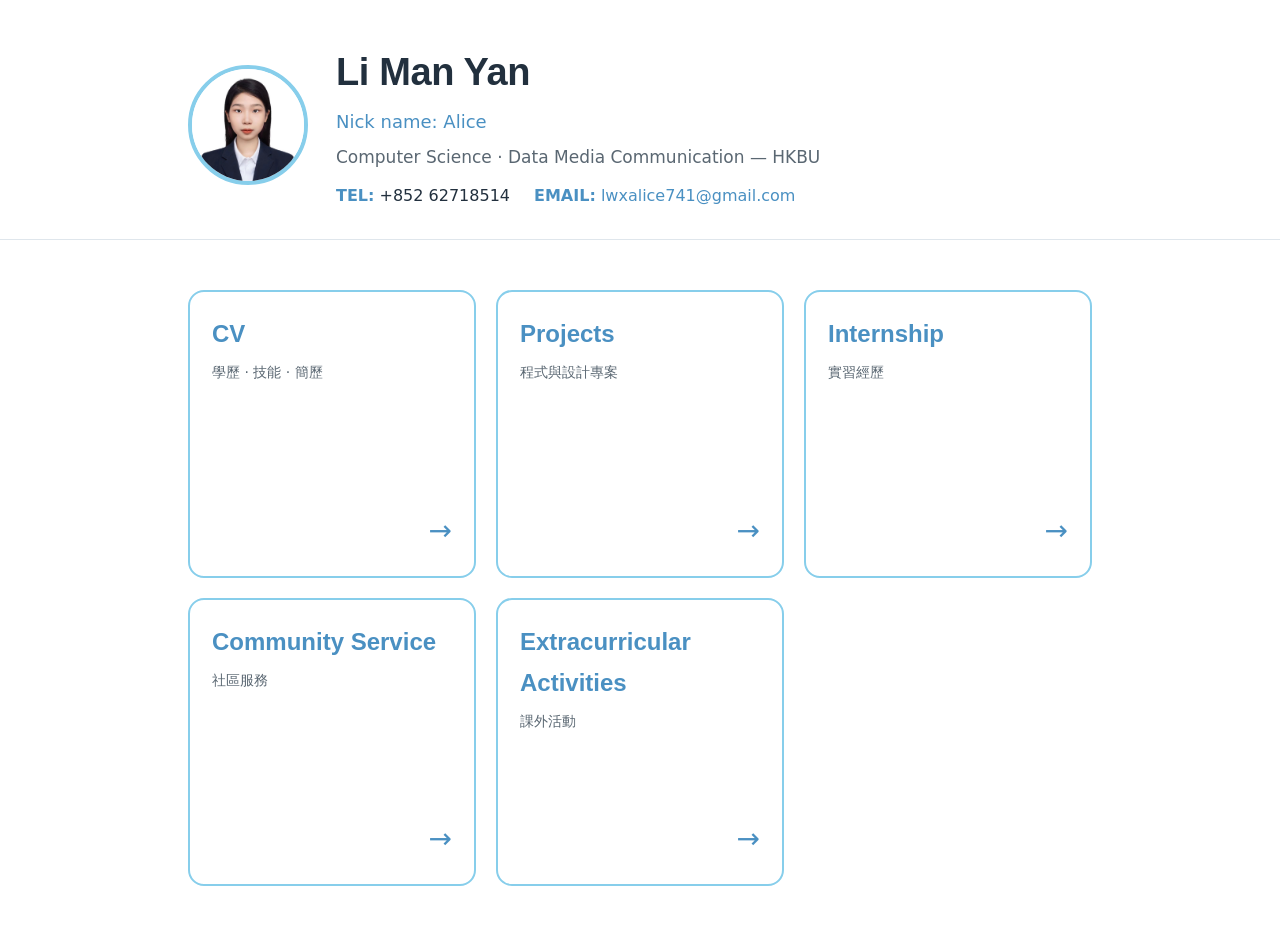
<file: index.html>
<!DOCTYPE html>
<html lang="zh-HK">
<head>
  <meta charset="UTF-8">
  <meta name="viewport" content="width=device-width, initial-scale=1.0">
  <title>Alice Li — Home</title>
  <link rel="stylesheet" href="https://miaoda.feishu.cn/fonts/css2?family=Space+Grotesk:wght@400;500;600;700&family=IBM+Plex+Sans:wght@300;400;500;600&display=swap">
  <link rel="stylesheet" href="style.css">
</head>
<body>

<!-- common header -->
<header class="site-header">
  <div class="wrap header-flex">
    <img src="photo_home.jpeg" alt="Alice Li" class="avatar">
    <div class="header-info">
      <h1>Li Man Yan</h1>
      <p class="nickname">Nick name: Alice</p>
      <p class="role">Computer Science · Data Media Communication — HKBU</p>
      <div class="contact-row">
        <span><strong>TEL:</strong> +852 62718514</span>
        <span><strong>EMAIL:</strong> <a href="mailto:lwxalice741@gmail.com">lwxalice741@gmail.com</a></span>
      </div>
    </div>
  </div>
</header>

<!-- selection -->
<main class="wrap">
  <div class="tile-grid">
    <a href="cv.html" class="tile">
      <div>
        <div class="tile-title">CV</div>
        <div class="tile-sub">學歷 · 技能 · 簡歷</div>
      </div>
      <span class="tile-arrow">→</span>
    </a>

    <a href="projects.html" class="tile">
      <div>
        <div class="tile-title">Projects</div>
        <div class="tile-sub">程式與設計專案</div>
      </div>
      <span class="tile-arrow">→</span>
    </a>

    <a href="internship.html" class="tile">
      <div>
        <div class="tile-title">Internship</div>
        <div class="tile-sub">實習經歷</div>
      </div>
      <span class="tile-arrow">→</span>
    </a>

    <a href="community.html" class="tile">
      <div>
        <div class="tile-title">Community Service</div>
        <div class="tile-sub">社區服務</div>
      </div>
      <span class="tile-arrow">→</span>
    </a>

    <a href="activities.html" class="tile">
      <div>
        <div class="tile-title">Extracurricular Activities</div>
        <div class="tile-sub">課外活動</div>
      </div>
      <span class="tile-arrow">→</span>
    </a>
  </div>
</main>

</body>
</html>
</file>
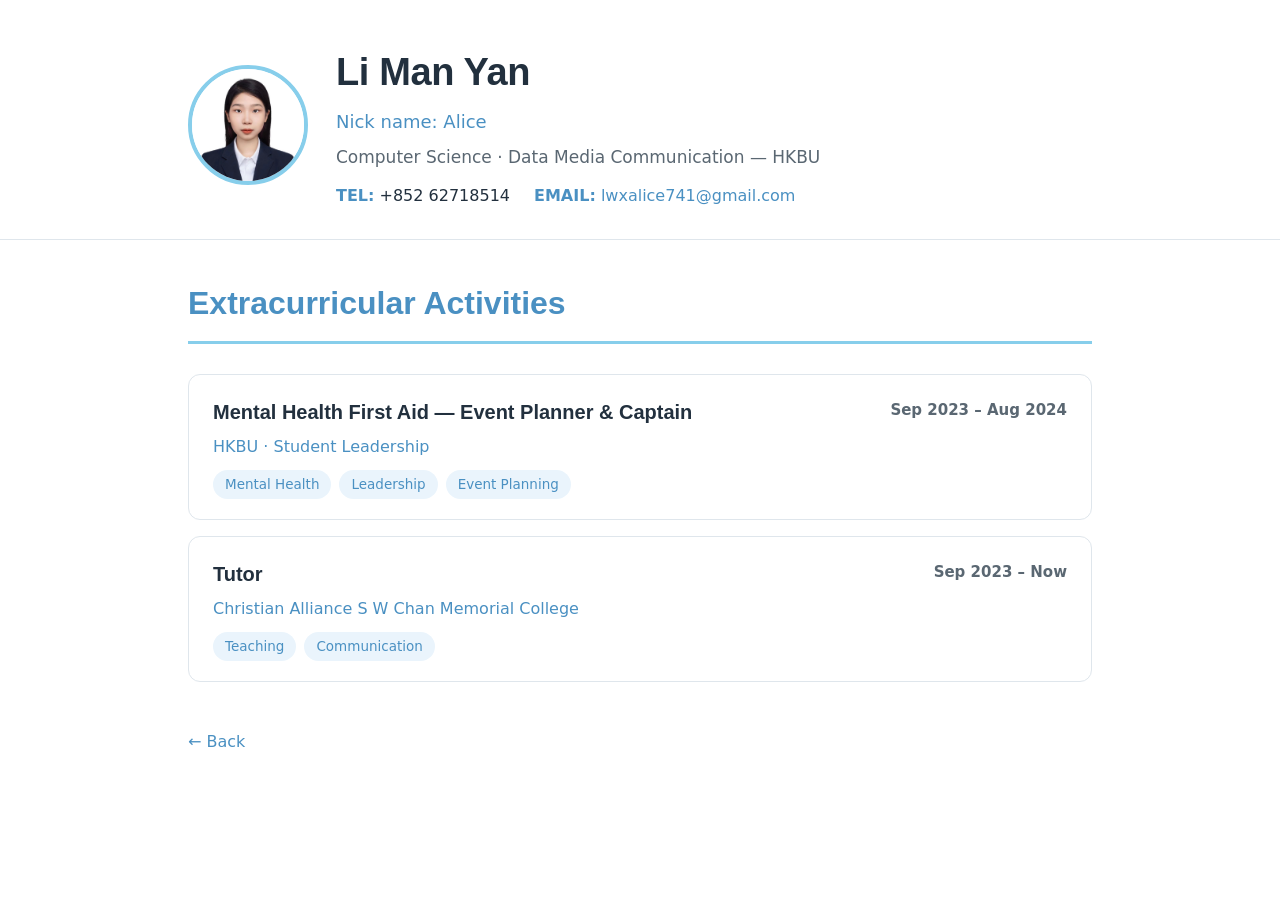
<file: activities.html>
<!DOCTYPE html>
<html lang="zh-HK">
<head>
  <meta charset="UTF-8">
  <meta name="viewport" content="width=device-width, initial-scale=1.0">
  <title>Extra-Activity — Alice Li</title>
  <link rel="stylesheet" href="https://miaoda.feishu.cn/fonts/css2?family=Space+Grotesk:wght@400;500;600;700&family=IBM+Plex+Sans:wght@300;400;500;600&display=swap">
  <link rel="stylesheet" href="style.css">
</head>
<body>

<header class="site-header">
  <div class="wrap header-flex">
    <img src="photo_home.jpeg" alt="Alice Li" class="avatar">
    <div class="header-info">
      <h1>Li Man Yan</h1>
      <p class="nickname">Nick name: Alice</p>
      <p class="role">Computer Science · Data Media Communication — HKBU</p>
      <div class="contact-row">
        <span><strong>TEL:</strong> +852 62718514</span>
        <span><strong>EMAIL:</strong> <a href="mailto:lwxalice741@gmail.com">lwxalice741@gmail.com</a></span>
      </div>
    </div>
  </div>
</header>

<main class="wrap">
  <h2 class="page-title">Extracurricular Activities</h2>

  <!-- Mental Health First Aid -->
  <details class="entry">
    <summary>
      <div class="summary-left">
        <div class="entry-title">Mental Health First Aid — Event Planner &amp; Captain</div>
        <div class="entry-org">HKBU · Student Leadership</div>
        <div class="tag-row">
          <span class="tag">Mental Health</span>
          <span class="tag">Leadership</span>
          <span class="tag">Event Planning</span>
        </div>
      </div>
      <div class="date">Sep 2023 – Aug 2024</div>
    </summary>
    <div class="entry-body">
      <ul>
        <li>Served as the university's Mental Health First Aid Captain.</li>
        <li>Planned and promoted mental health awareness events.</li>
        <li>Set up on-campus booths to provide students with opportunities to relax and decompress.</li>
      </ul>
      <a href="activities_1.html" class="more-btn">More details →</a>
    </div>
  </details>

  <!-- Tutor -->
  <details class="entry">
    <summary>
      <div class="summary-left">
        <div class="entry-title">Tutor</div>
        <div class="entry-org">Christian Alliance S W Chan Memorial College</div>
        <div class="tag-row">
          <span class="tag">Teaching</span>
          <span class="tag">Communication</span>
        </div>
      </div>
      <div class="date">Sep 2023 – Now</div>
    </summary>
    <div class="entry-body">
      <ul>
        <li>Tutored students in academic subjects, answered inquiries promptly, and reinforced learning progress.</li>
        <li>Developed the ability to explain technical concepts and complex problems clearly.</li>
      </ul>
      <a href="activities_2.html" class="more-btn">More details →</a>
    </div>
  </details>

  <a href="index.html" class="back-link">← Back</a>
</main>

</body>
</html>
</file>
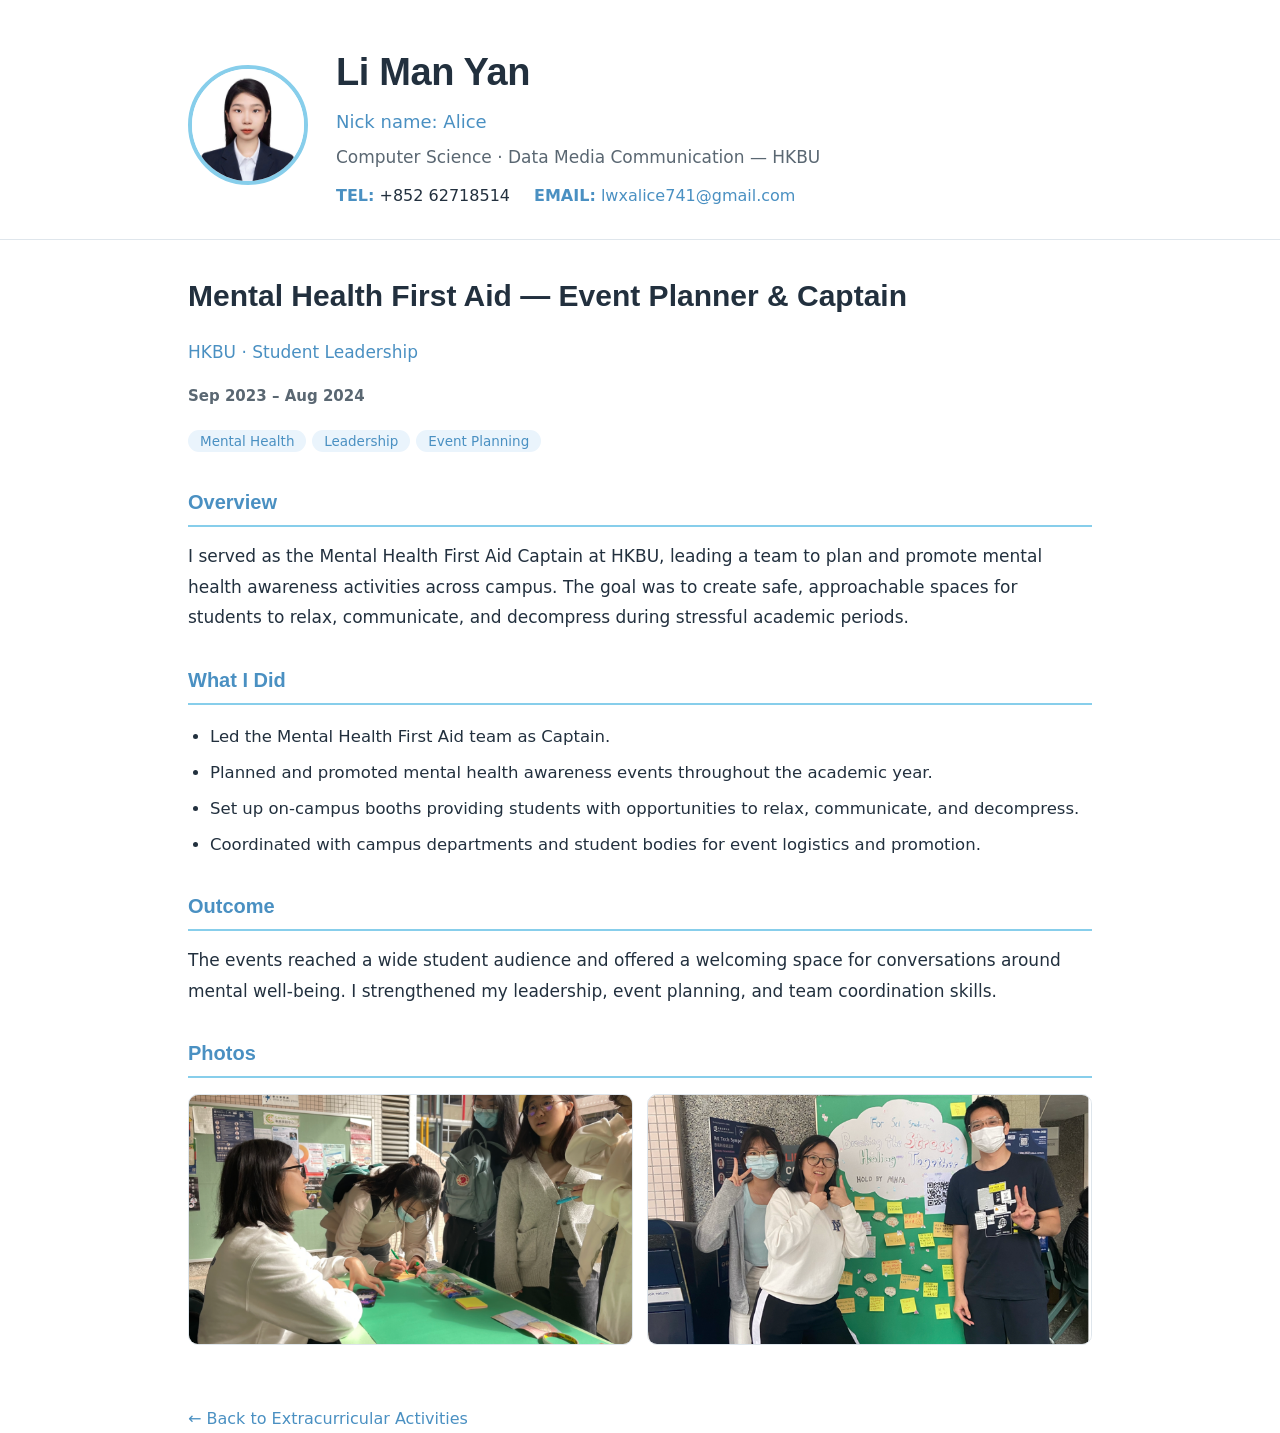
<file: activities_1.html>
<!DOCTYPE html>
<html lang="zh-HK">
<head>
  <meta charset="UTF-8">
  <meta name="viewport" content="width=device-width, initial-scale=1.0">
  <title>Mental Health First Aid — Alice Li</title>
  <link rel="stylesheet" href="https://miaoda.feishu.cn/fonts/css2?family=Space+Grotesk:wght@400;500;600;700&family=IBM+Plex+Sans:wght@300;400;500;600&display=swap">
  <link rel="stylesheet" href="style.css">
</head>
<body>

<header class="site-header">
  <div class="wrap header-flex">
    <img src="photo_home.jpeg" alt="Alice Li" class="avatar">
    <div class="header-info">
      <h1>Li Man Yan</h1>
      <p class="nickname">Nick name: Alice</p>
      <p class="role">Computer Science · Data Media Communication — HKBU</p>
      <div class="contact-row">
        <span><strong>TEL:</strong> +852 62718514</span>
        <span><strong>EMAIL:</strong> <a href="mailto:lwxalice741@gmail.com">lwxalice741@gmail.com</a></span>
      </div>
    </div>
  </div>
</header>

<main class="wrap">

  <div class="detail-header">
    <h2>Mental Health First Aid — Event Planner &amp; Captain</h2>
    <p class="detail-org">HKBU · Student Leadership</p>
    <p class="detail-date">Sep 2023 – Aug 2024</p>
    <div class="tag-row" style="margin-top:14px;">
      <span class="tag">Mental Health</span>
      <span class="tag">Leadership</span>
      <span class="tag">Event Planning</span>
    </div>
  </div>

  <section class="detail-section">
    <h3>Overview</h3>
    <p>I served as the Mental Health First Aid Captain at HKBU, leading a team to plan and promote mental health awareness activities across campus. The goal was to create safe, approachable spaces for students to relax, communicate, and decompress during stressful academic periods.</p>
  </section>

  <section class="detail-section">
    <h3>What I Did</h3>
    <ul>
      <li>Led the Mental Health First Aid team as Captain.</li>
      <li>Planned and promoted mental health awareness events throughout the academic year.</li>
      <li>Set up on-campus booths providing students with opportunities to relax, communicate, and decompress.</li>
      <li>Coordinated with campus departments and student bodies for event logistics and promotion.</li>
    </ul>
  </section>

  <section class="detail-section">
    <h3>Outcome</h3>
    <p>The events reached a wide student audience and offered a welcoming space for conversations around mental well-being. I strengthened my leadership, event planning, and team coordination skills.</p>
  </section>

  <section class="detail-section">
    <h3>Photos</h3>
    <div class="detail-gallery">
      <img src="activities1_1.png" alt="Campus booth">
      <img src="activities1_2.png" alt="Mental health event">
    </div>
  </section>

  <a href="activities.html" class="back-link">← Back to Extracurricular Activities</a>
</main>

</body>
</html>
</file>
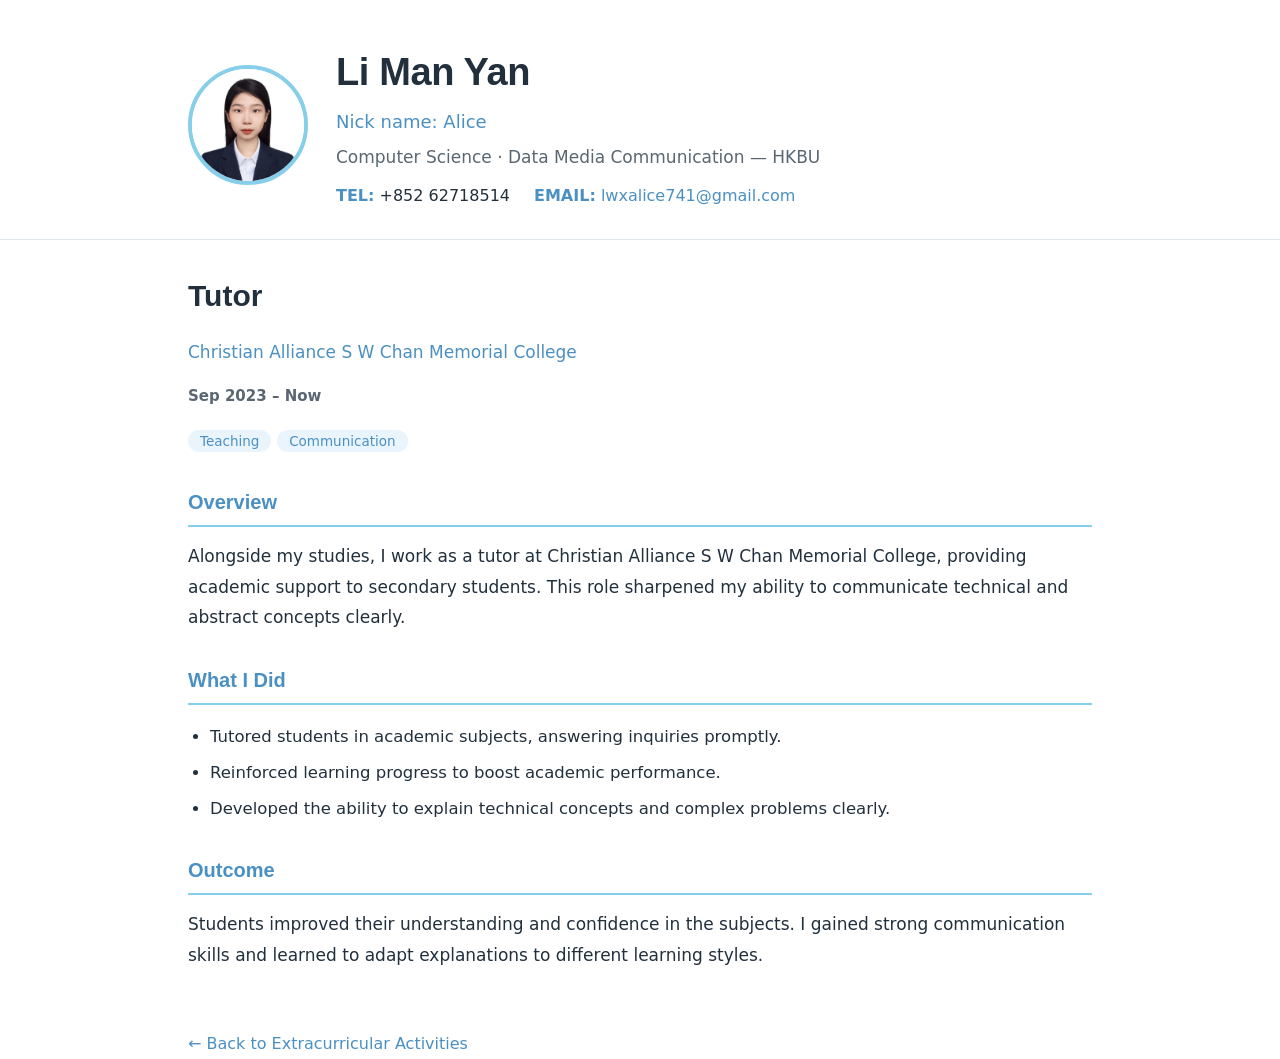
<file: activities_2.html>
<!DOCTYPE html>
<html lang="zh-HK">
<head>
  <meta charset="UTF-8">
  <meta name="viewport" content="width=device-width, initial-scale=1.0">
  <title>Tutor — Alice Li</title>
  <link rel="stylesheet" href="https://miaoda.feishu.cn/fonts/css2?family=Space+Grotesk:wght@400;500;600;700&family=IBM+Plex+Sans:wght@300;400;500;600&display=swap">
  <link rel="stylesheet" href="style.css">
</head>
<body>

<header class="site-header">
  <div class="wrap header-flex">
    <img src="photo_home.jpeg" alt="Alice Li" class="avatar">
    <div class="header-info">
      <h1>Li Man Yan</h1>
      <p class="nickname">Nick name: Alice</p>
      <p class="role">Computer Science · Data Media Communication — HKBU</p>
      <div class="contact-row">
        <span><strong>TEL:</strong> +852 62718514</span>
        <span><strong>EMAIL:</strong> <a href="mailto:lwxalice741@gmail.com">lwxalice741@gmail.com</a></span>
      </div>
    </div>
  </div>
</header>

<main class="wrap">

  <div class="detail-header">
    <h2>Tutor</h2>
    <p class="detail-org">Christian Alliance S W Chan Memorial College</p>
    <p class="detail-date">Sep 2023 – Now</p>
    <div class="tag-row" style="margin-top:14px;">
      <span class="tag">Teaching</span>
      <span class="tag">Communication</span>
    </div>
  </div>

  <section class="detail-section">
    <h3>Overview</h3>
    <p>Alongside my studies, I work as a tutor at Christian Alliance S W Chan Memorial College, providing academic support to secondary students. This role sharpened my ability to communicate technical and abstract concepts clearly.</p>
  </section>

  <section class="detail-section">
    <h3>What I Did</h3>
    <ul>
      <li>Tutored students in academic subjects, answering inquiries promptly.</li>
      <li>Reinforced learning progress to boost academic performance.</li>
      <li>Developed the ability to explain technical concepts and complex problems clearly.</li>
    </ul>
  </section>

  <section class="detail-section">
    <h3>Outcome</h3>
    <p>Students improved their understanding and confidence in the subjects. I gained strong communication skills and learned to adapt explanations to different learning styles.</p>
  </section>

  <a href="activities.html" class="back-link">← Back to Extracurricular Activities</a>
</main>

</body>
</html>
</file>
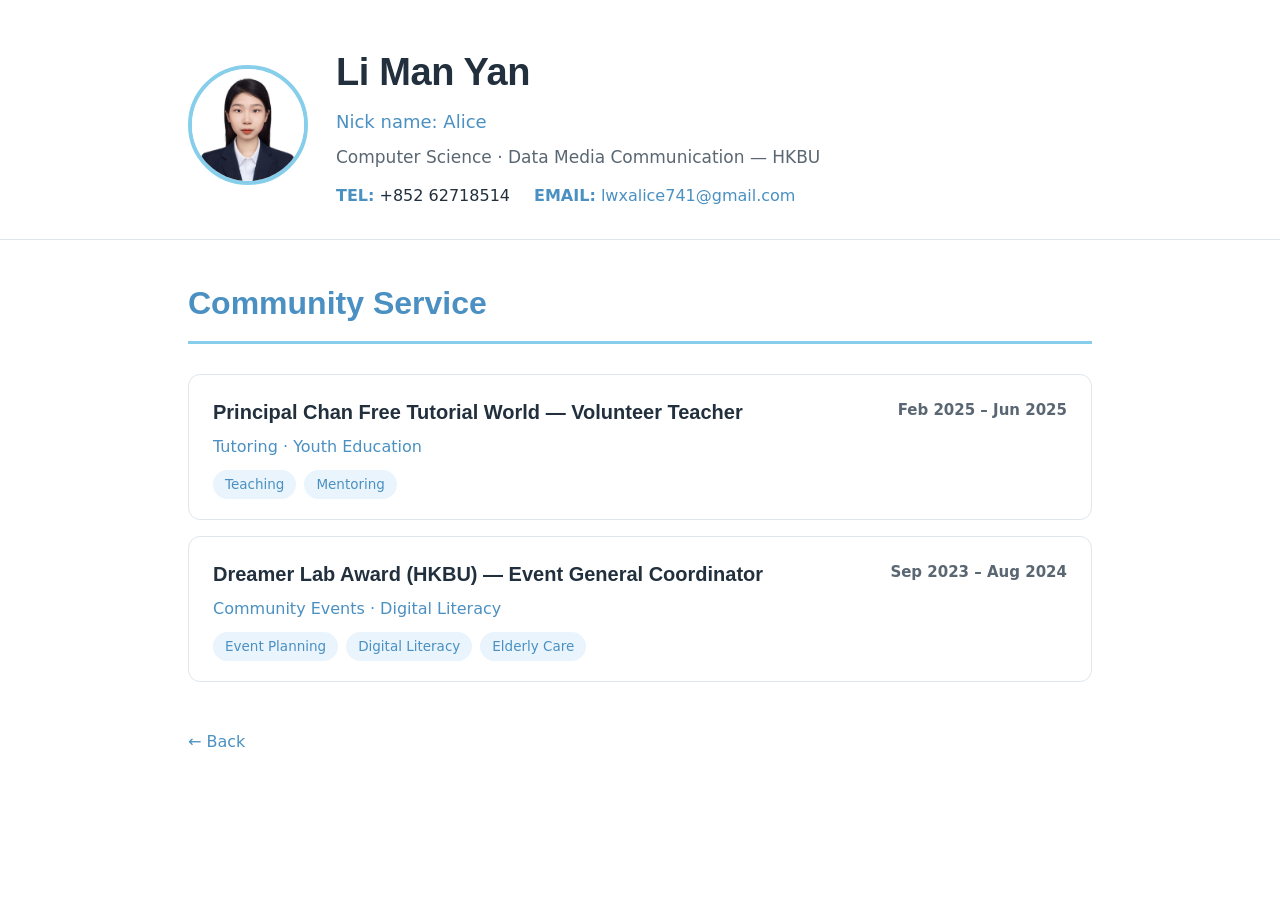
<file: community.html>
<!DOCTYPE html>
<html lang="zh-HK">
<head>
  <meta charset="UTF-8">
  <meta name="viewport" content="width=device-width, initial-scale=1.0">
  <title>Community Service — Alice Li</title>
  <link rel="stylesheet" href="https://miaoda.feishu.cn/fonts/css2?family=Space+Grotesk:wght@400;500;600;700&family=IBM+Plex+Sans:wght@300;400;500;600&display=swap">
  <link rel="stylesheet" href="style.css">
</head>
<body>

<header class="site-header">
  <div class="wrap header-flex">
    <img src="photo_home.jpeg" alt="Alice Li" class="avatar">
    <div class="header-info">
      <h1>Li Man Yan</h1>
      <p class="nickname">Nick name: Alice</p>
      <p class="role">Computer Science · Data Media Communication — HKBU</p>
      <div class="contact-row">
        <span><strong>TEL:</strong> +852 62718514</span>
        <span><strong>EMAIL:</strong> <a href="mailto:lwxalice741@gmail.com">lwxalice741@gmail.com</a></span>
      </div>
    </div>
  </div>
</header>

<main class="wrap">
  <h2 class="page-title">Community Service</h2>

  <!-- ① Principal Chan -->
  <details class="entry">
    <summary>
      <div class="summary-left">
        <div class="entry-title">Principal Chan Free Tutorial World — Volunteer Teacher</div>
        <div class="entry-org">Tutoring · Youth Education</div>
        <div class="tag-row">
          <span class="tag">Teaching</span>
          <span class="tag">Mentoring</span>
        </div>
      </div>
      <div class="date">Feb 2025 – Jun 2025</div>
    </summary>
    <div class="entry-body">
      <ul>
        <li>Monitored and supported students' learning processes, providing personalized guidance.</li>
        <li>Enhanced communication and adaptive teaching skills.</li>
      </ul>
      <a href="community_1.html" class="more-btn">More details →</a>
    </div>
  </details>

  <!-- ② Dreamer Lab -->
  <details class="entry">
    <summary>
      <div class="summary-left">
        <div class="entry-title">Dreamer Lab Award (HKBU) — Event General Coordinator</div>
        <div class="entry-org">Community Events · Digital Literacy</div>
        <div class="tag-row">
          <span class="tag">Event Planning</span>
          <span class="tag">Digital Literacy</span>
          <span class="tag">Elderly Care</span>
        </div>
      </div>
      <div class="date">Sep 2023 – Aug 2024</div>
    </summary>
    <div class="entry-body">
      <ul>
        <li>Organized nearly seven community events for approximately 20 elderly participants.</li>
        <li>Designed and delivered digital literacy workshops, covering social media, hospital apps, and photography.</li>
        <li>Coordinated meetings and outdoor activities.</li>
      </ul>
      <a href="community_2.html" class="more-btn">More details →</a>
    </div>
  </details>

  <a href="index.html" class="back-link">← Back</a>
</main>

</body>
</html>
</file>
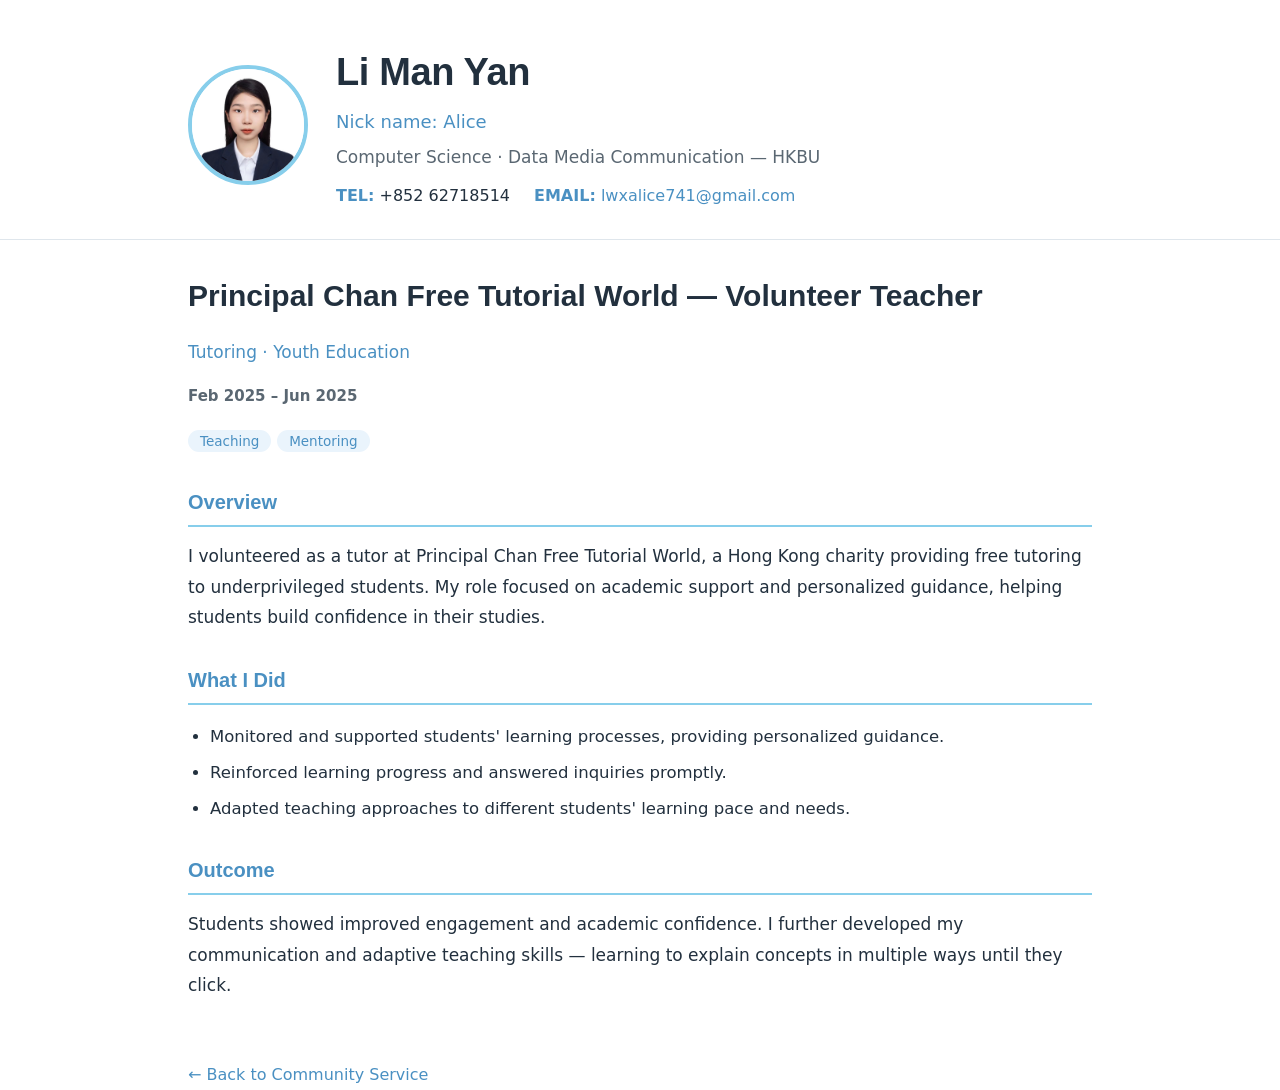
<file: community_1.html>
<!DOCTYPE html>
<html lang="zh-HK">
<head>
  <meta charset="UTF-8">
  <meta name="viewport" content="width=device-width, initial-scale=1.0">
  <title>Principal Chan Tutorial — Alice Li</title>
  <link rel="stylesheet" href="https://miaoda.feishu.cn/fonts/css2?family=Space+Grotesk:wght@400;500;600;700&family=IBM+Plex+Sans:wght@300;400;500;600&display=swap">
  <link rel="stylesheet" href="style.css">
</head>
<body>

<header class="site-header">
  <div class="wrap header-flex">
    <img src="photo_home.jpeg" alt="Alice Li" class="avatar">
    <div class="header-info">
      <h1>Li Man Yan</h1>
      <p class="nickname">Nick name: Alice</p>
      <p class="role">Computer Science · Data Media Communication — HKBU</p>
      <div class="contact-row">
        <span><strong>TEL:</strong> +852 62718514</span>
        <span><strong>EMAIL:</strong> <a href="mailto:lwxalice741@gmail.com">lwxalice741@gmail.com</a></span>
      </div>
    </div>
  </div>
</header>

<main class="wrap">

  <div class="detail-header">
    <h2>Principal Chan Free Tutorial World — Volunteer Teacher</h2>
    <p class="detail-org">Tutoring · Youth Education</p>
    <p class="detail-date">Feb 2025 – Jun 2025</p>
    <div class="tag-row" style="margin-top:14px;">
      <span class="tag">Teaching</span>
      <span class="tag">Mentoring</span>
    </div>
  </div>

  <section class="detail-section">
    <h3>Overview</h3>
    <p>I volunteered as a tutor at Principal Chan Free Tutorial World, a Hong Kong charity providing free tutoring to underprivileged students. My role focused on academic support and personalized guidance, helping students build confidence in their studies.</p>
  </section>

  <section class="detail-section">
    <h3>What I Did</h3>
    <ul>
      <li>Monitored and supported students' learning processes, providing personalized guidance.</li>
      <li>Reinforced learning progress and answered inquiries promptly.</li>
      <li>Adapted teaching approaches to different students' learning pace and needs.</li>
    </ul>
  </section>

  <section class="detail-section">
    <h3>Outcome</h3>
    <p>Students showed improved engagement and academic confidence. I further developed my communication and adaptive teaching skills — learning to explain concepts in multiple ways until they click.</p>
  </section>

  <a href="community.html" class="back-link">← Back to Community Service</a>
</main>

</body>
</html>
</file>
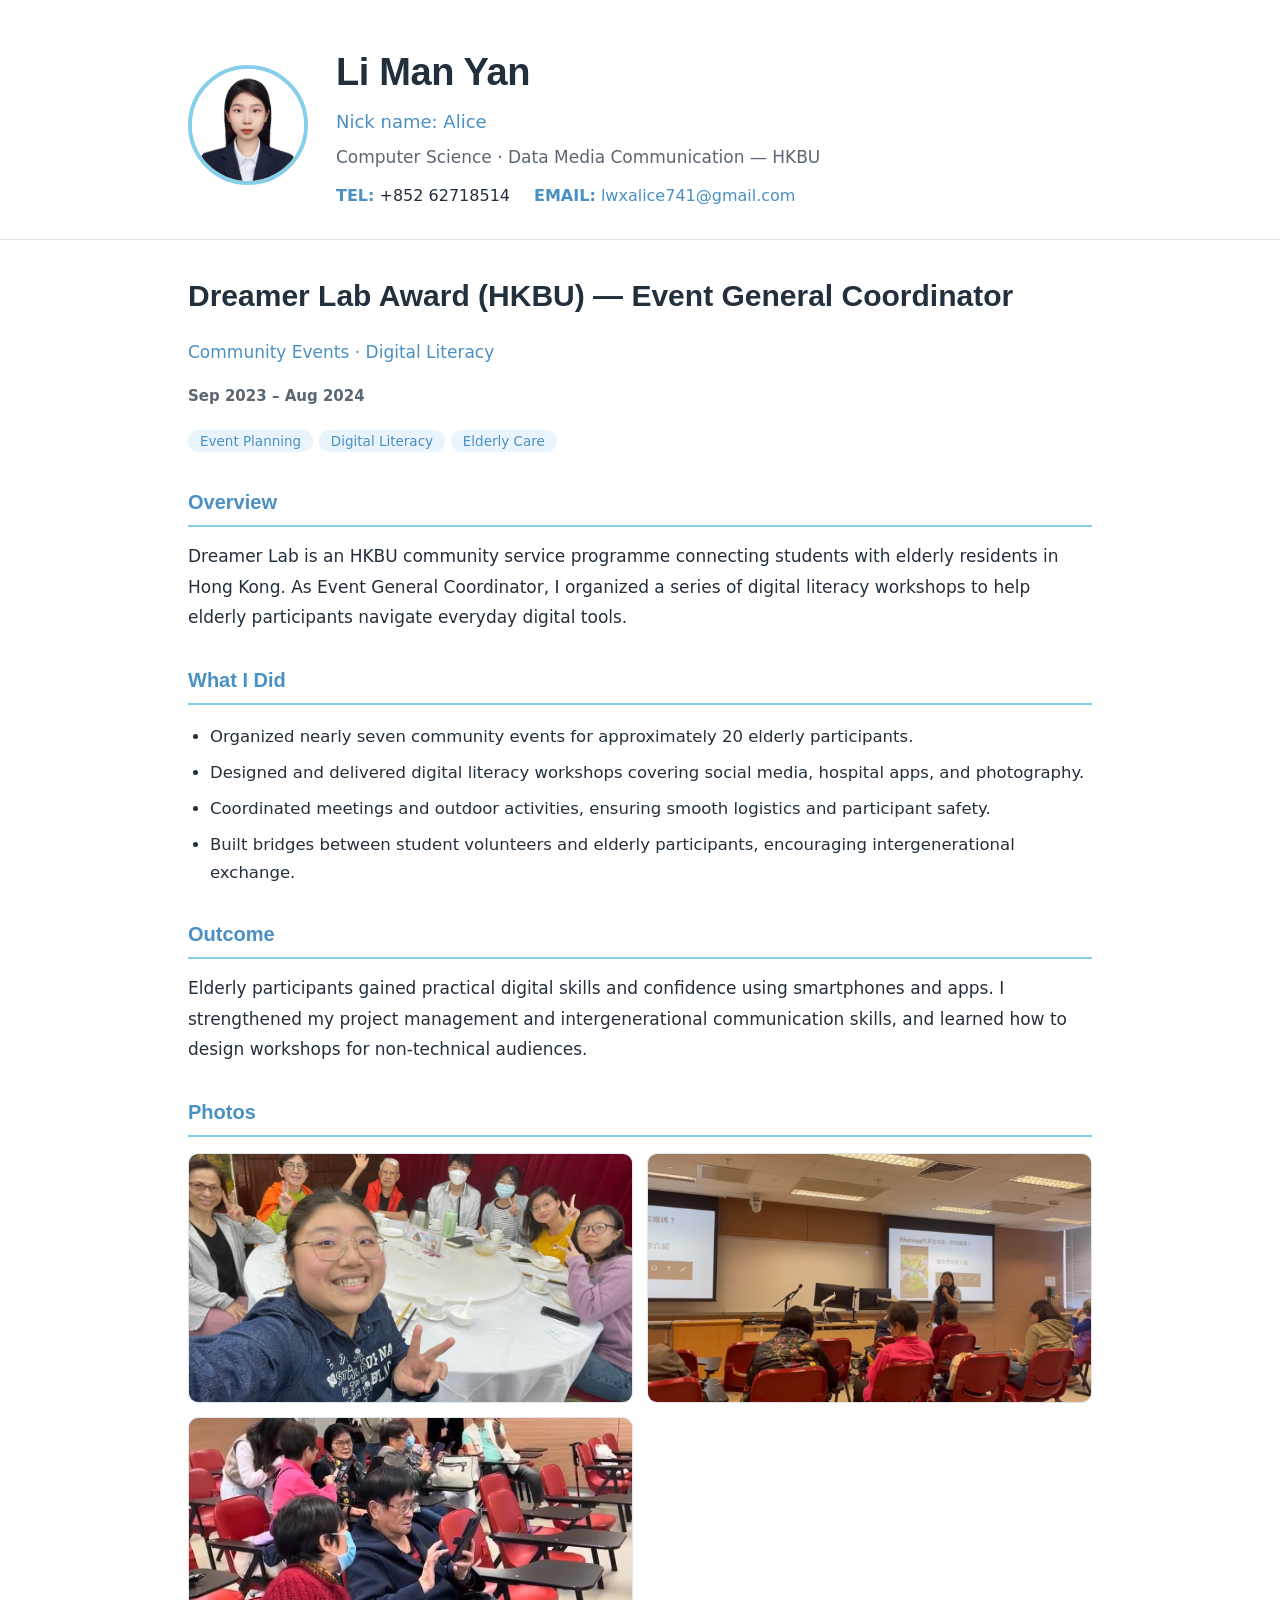
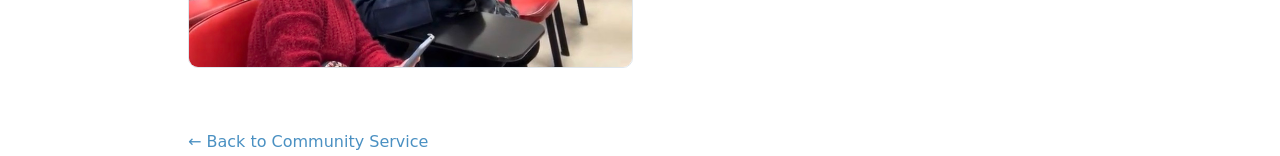
<file: community_2.html>
<!DOCTYPE html>
<html lang="zh-HK">
<head>
  <meta charset="UTF-8">
  <meta name="viewport" content="width=device-width, initial-scale=1.0">
  <title>Dreamer Lab — Alice Li</title>
  <link rel="stylesheet" href="https://miaoda.feishu.cn/fonts/css2?family=Space+Grotesk:wght@400;500;600;700&family=IBM+Plex+Sans:wght@300;400;500;600&display=swap">
  <link rel="stylesheet" href="style.css">
</head>
<body>

<header class="site-header">
  <div class="wrap header-flex">
    <img src="photo_home.jpeg" alt="Alice Li" class="avatar">
    <div class="header-info">
      <h1>Li Man Yan</h1>
      <p class="nickname">Nick name: Alice</p>
      <p class="role">Computer Science · Data Media Communication — HKBU</p>
      <div class="contact-row">
        <span><strong>TEL:</strong> +852 62718514</span>
        <span><strong>EMAIL:</strong> <a href="mailto:lwxalice741@gmail.com">lwxalice741@gmail.com</a></span>
      </div>
    </div>
  </div>
</header>

<main class="wrap">

  <div class="detail-header">
    <h2>Dreamer Lab Award (HKBU) — Event General Coordinator</h2>
    <p class="detail-org">Community Events · Digital Literacy</p>
    <p class="detail-date">Sep 2023 – Aug 2024</p>
    <div class="tag-row" style="margin-top:14px;">
      <span class="tag">Event Planning</span>
      <span class="tag">Digital Literacy</span>
      <span class="tag">Elderly Care</span>
    </div>
  </div>

  <section class="detail-section">
    <h3>Overview</h3>
    <p>Dreamer Lab is an HKBU community service programme connecting students with elderly residents in Hong Kong. As Event General Coordinator, I organized a series of digital literacy workshops to help elderly participants navigate everyday digital tools.</p>
  </section>

  <section class="detail-section">
    <h3>What I Did</h3>
    <ul>
      <li>Organized nearly seven community events for approximately 20 elderly participants.</li>
      <li>Designed and delivered digital literacy workshops covering social media, hospital apps, and photography.</li>
      <li>Coordinated meetings and outdoor activities, ensuring smooth logistics and participant safety.</li>
      <li>Built bridges between student volunteers and elderly participants, encouraging intergenerational exchange.</li>
    </ul>
  </section>

  <section class="detail-section">
    <h3>Outcome</h3>
    <p>Elderly participants gained practical digital skills and confidence using smartphones and apps. I strengthened my project management and intergenerational communication skills, and learned how to design workshops for non-technical audiences.</p>
  </section>

  <section class="detail-section">
    <h3>Photos</h3>
    <div class="detail-gallery">
      <img src="community2_dreamer1.jpg" alt="Elderly participants - 飲茶">
      <img src="community2_dreamer2.jpg" alt="Digital literacy workshop">
      <img src="community2_dreamer3.jpg" alt="Digital literacy workshop">
    </div>
  </section>

  <a href="community.html" class="back-link">← Back to Community Service</a>
</main>

</body>
</html>
</file>
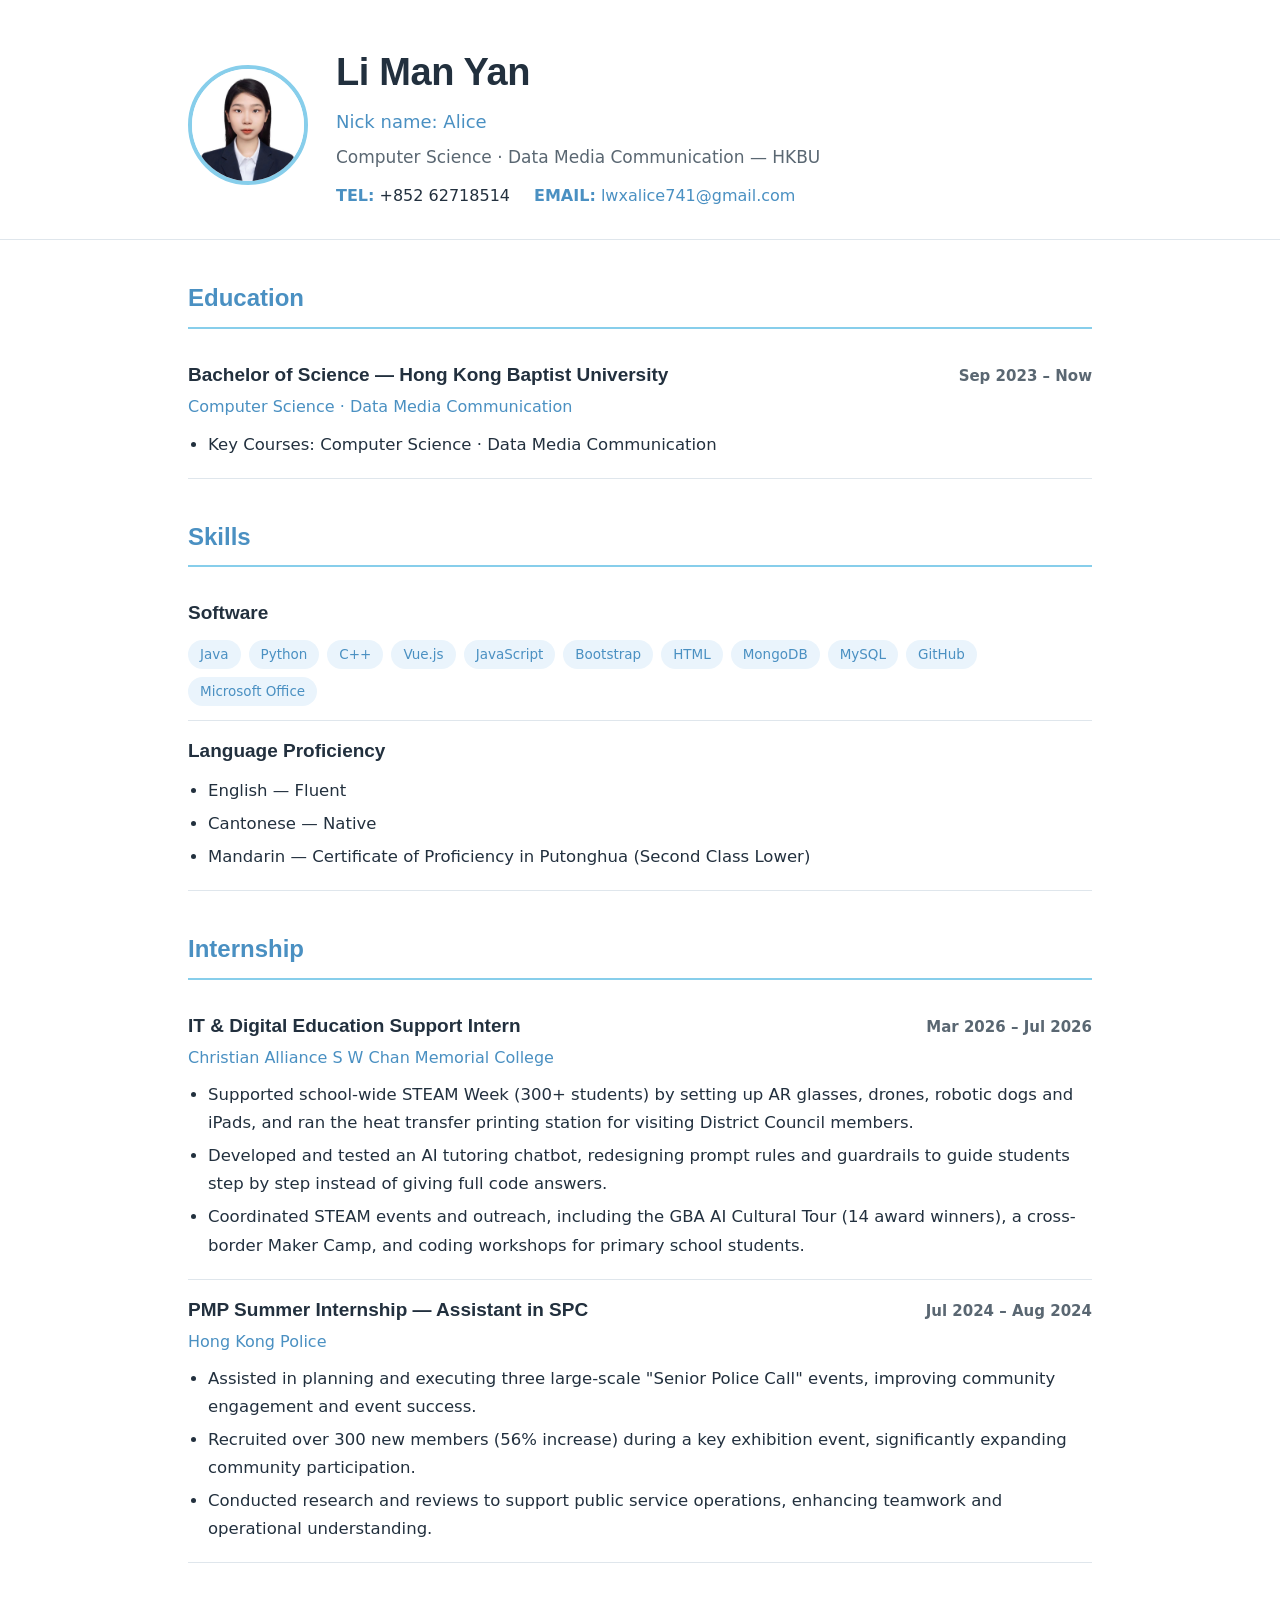
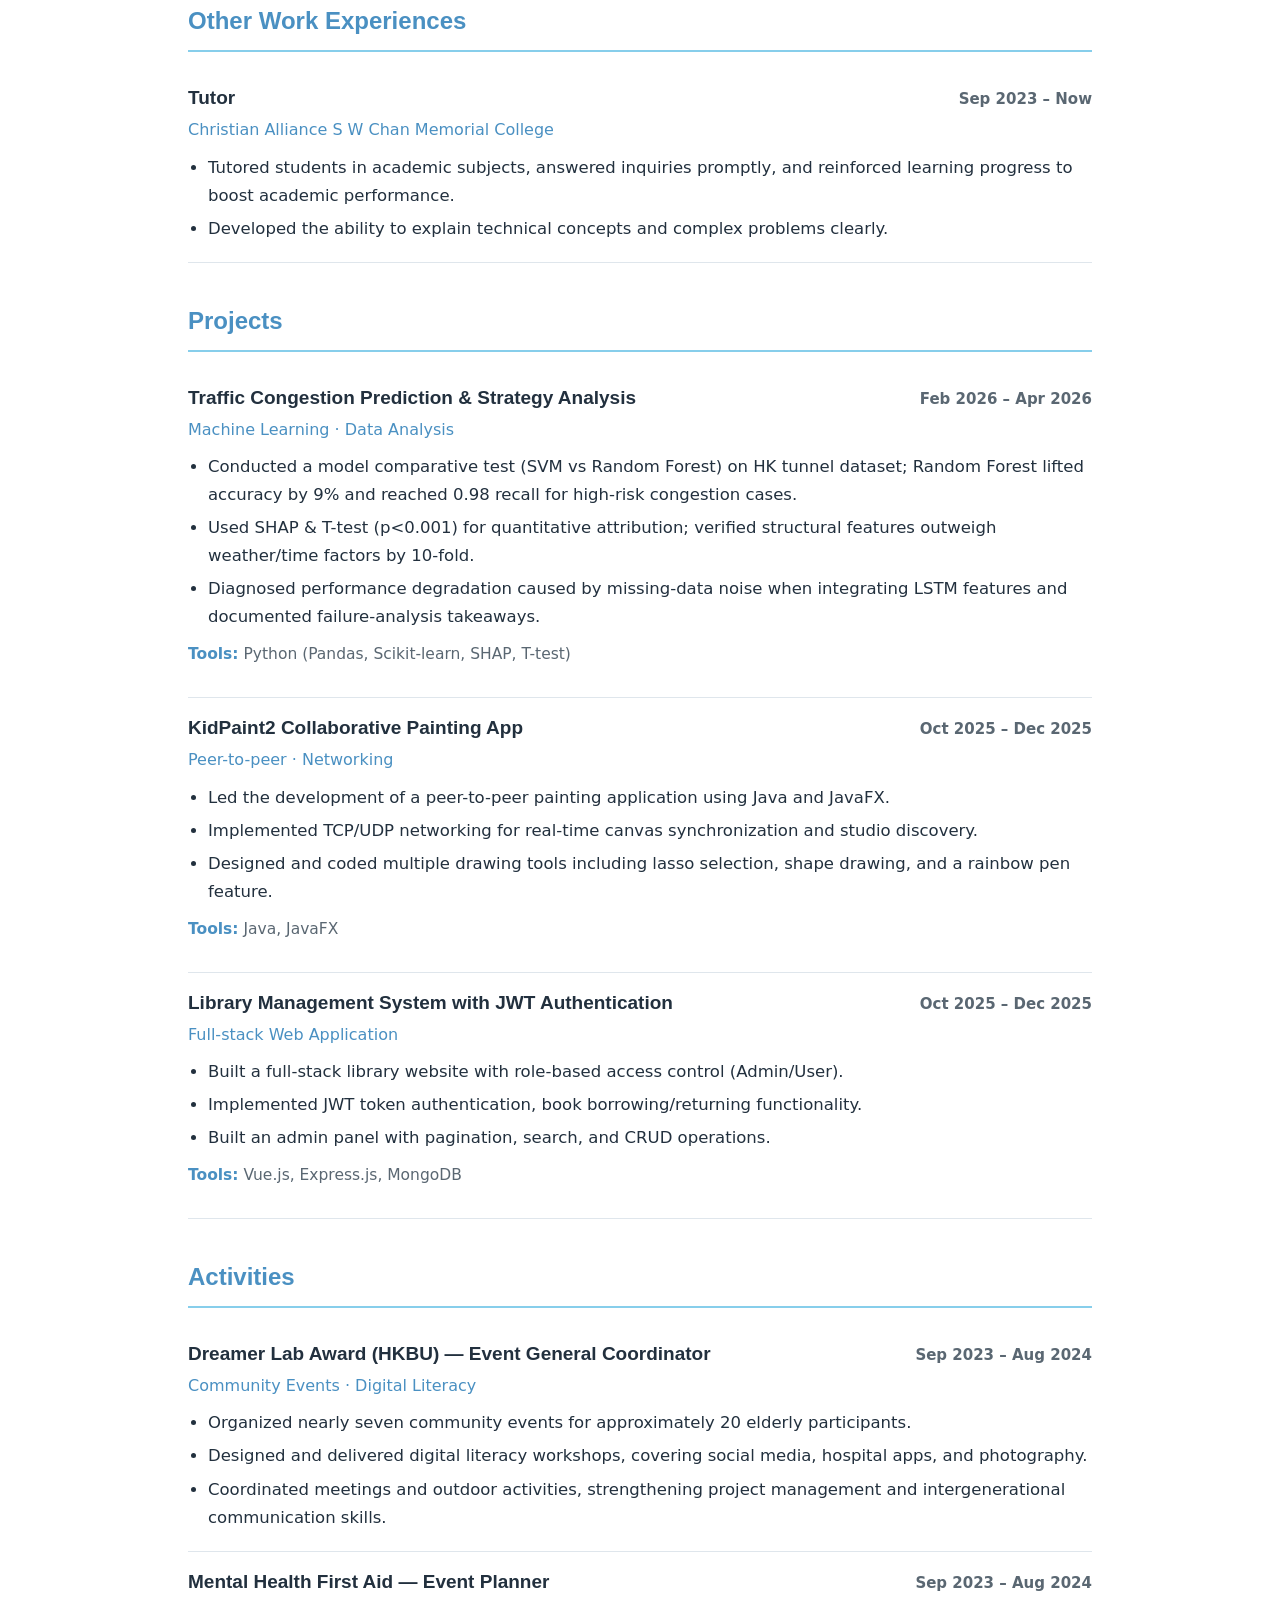
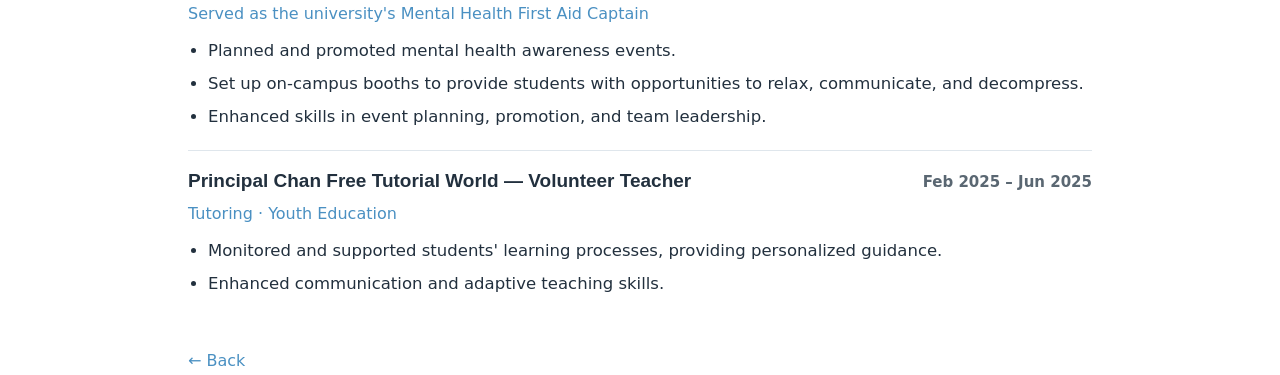
<file: cv.html>
<!DOCTYPE html>
<html lang="zh-HK">
<head>
  <meta charset="UTF-8">
  <meta name="viewport" content="width=device-width, initial-scale=1.0">
  <title>CV — Alice Li</title>
  <link rel="stylesheet" href="https://miaoda.feishu.cn/fonts/css2?family=Space+Grotesk:wght@400;500;600;700&family=IBM+Plex+Sans:wght@300;400;500;600&display=swap">
  <link rel="stylesheet" href="style.css">
</head>
<body>

<header class="site-header">
  <div class="wrap header-flex">
    <img src="photo_home.jpeg" alt="Alice Li" class="avatar">
    <div class="header-info">
      <h1>Li Man Yan</h1>
      <p class="nickname">Nick name: Alice</p>
      <p class="role">Computer Science · Data Media Communication — HKBU</p>
      <div class="contact-row">
        <span><strong>TEL:</strong> +852 62718514</span>
        <span><strong>EMAIL:</strong> <a href="mailto:lwxalice741@gmail.com">lwxalice741@gmail.com</a></span>
      </div>
    </div>
  </div>
</header>

<main class="wrap">
  <!-- education -->
  <h3 class="cv-section-title">Education</h3>

  <div class="cv-block">
    <div class="cv-row">
      <div>
        <p class="cv-title">Bachelor of Science — Hong Kong Baptist University</p>
        <p class="cv-org">Computer Science · Data Media Communication</p>
      </div>
      <div class="cv-date">Sep 2023 – Now</div>
    </div>
    <ul>
      <li>Key Courses: Computer Science · Data Media Communication</li>
    </ul>
  </div>

  <!-- skills-->
  <h3 class="cv-section-title">Skills</h3>

  <div class="cv-block">
    <div class="cv-row">
      <div>
        <p class="cv-title">Software</p>
      </div>
    </div>
    <div class="cv-tags">
      <span class="tag">Java</span>
      <span class="tag">Python</span>
      <span class="tag">C++</span>
      <span class="tag">Vue.js</span>
      <span class="tag">JavaScript</span>
      <span class="tag">Bootstrap</span>
      <span class="tag">HTML</span>
      <span class="tag">MongoDB</span>
      <span class="tag">MySQL</span>
      <span class="tag">GitHub</span>
      <span class="tag">Microsoft Office</span>
    </div>
  </div>

  <div class="cv-block">
    <div class="cv-row">
      <div>
        <p class="cv-title">Language Proficiency</p>
      </div>
    </div>
    <ul>
      <li>English — Fluent</li>
      <li>Cantonese — Native</li>
      <li>Mandarin — Certificate of Proficiency in Putonghua (Second Class Lower)</li>
    </ul>
  </div>

  <!-- internship -->
  <h3 class="cv-section-title">Internship</h3>

  <div class="cv-block">
    <div class="cv-row">
      <div>
        <p class="cv-title">IT &amp; Digital Education Support Intern</p>
        <p class="cv-org">Christian Alliance S W Chan Memorial College</p>
      </div>
      <div class="cv-date">Mar 2026 – Jul 2026</div>
    </div>
    <ul>
      <li>Supported school-wide STEAM Week (300+ students) by setting up AR glasses, drones, robotic dogs and iPads, and ran the heat transfer printing station for visiting District Council members.</li>
      <li>Developed and tested an AI tutoring chatbot, redesigning prompt rules and guardrails to guide students step by step instead of giving full code answers.</li>
      <li>Coordinated STEAM events and outreach, including the GBA AI Cultural Tour (14 award winners), a cross-border Maker Camp, and coding workshops for primary school students.</li>
    </ul>
  </div>

  <div class="cv-block">
    <div class="cv-row">
      <div>
        <p class="cv-title">PMP Summer Internship — Assistant in SPC</p>
        <p class="cv-org">Hong Kong Police</p>
      </div>
      <div class="cv-date">Jul 2024 – Aug 2024</div>
    </div>
    <ul>
      <li>Assisted in planning and executing three large-scale "Senior Police Call" events, improving community engagement and event success.</li>
      <li>Recruited over 300 new members (56% increase) during a key exhibition event, significantly expanding community participation.</li>
      <li>Conducted research and reviews to support public service operations, enhancing teamwork and operational understanding.</li>
    </ul>
  </div>

  <!-- other work experiences -->
  <h3 class="cv-section-title">Other Work Experiences</h3>

  <div class="cv-block">
    <div class="cv-row">
      <div>
        <p class="cv-title">Tutor</p>
        <p class="cv-org">Christian Alliance S W Chan Memorial College</p>
      </div>
      <div class="cv-date">Sep 2023 – Now</div>
    </div>
    <ul>
      <li>Tutored students in academic subjects, answered inquiries promptly, and reinforced learning progress to boost academic performance.</li>
      <li>Developed the ability to explain technical concepts and complex problems clearly.</li>
    </ul>
  </div>

  <!-- projects-->
  <h3 class="cv-section-title">Projects</h3>

  <div class="cv-block">
    <div class="cv-row">
      <div>
        <p class="cv-title">Traffic Congestion Prediction &amp; Strategy Analysis</p>
        <p class="cv-org">Machine Learning · Data Analysis</p>
      </div>
      <div class="cv-date">Feb 2026 – Apr 2026</div>
    </div>
    <ul>
      <li>Conducted a model comparative test (SVM vs Random Forest) on HK tunnel dataset; Random Forest lifted accuracy by 9% and reached 0.98 recall for high-risk congestion cases.</li>
      <li>Used SHAP &amp; T-test (p&lt;0.001) for quantitative attribution; verified structural features outweigh weather/time factors by 10-fold.</li>
      <li>Diagnosed performance degradation caused by missing-data noise when integrating LSTM features and documented failure-analysis takeaways.</li>
    </ul>
    <p class="tools"><strong>Tools:</strong> Python (Pandas, Scikit-learn, SHAP, T-test)</p>
  </div>

  <div class="cv-block">
    <div class="cv-row">
      <div>
        <p class="cv-title">KidPaint2 Collaborative Painting App</p>
        <p class="cv-org">Peer-to-peer · Networking</p>
      </div>
      <div class="cv-date">Oct 2025 – Dec 2025</div>
    </div>
    <ul>
      <li>Led the development of a peer-to-peer painting application using Java and JavaFX.</li>
      <li>Implemented TCP/UDP networking for real-time canvas synchronization and studio discovery.</li>
      <li>Designed and coded multiple drawing tools including lasso selection, shape drawing, and a rainbow pen feature.</li>
    </ul>
    <p class="tools"><strong>Tools:</strong> Java, JavaFX</p>
  </div>

  <div class="cv-block">
    <div class="cv-row">
      <div>
        <p class="cv-title">Library Management System with JWT Authentication</p>
        <p class="cv-org">Full-stack Web Application</p>
      </div>
      <div class="cv-date">Oct 2025 – Dec 2025</div>
    </div>
    <ul>
      <li>Built a full-stack library website with role-based access control (Admin/User).</li>
      <li>Implemented JWT token authentication, book borrowing/returning functionality.</li>
      <li>Built an admin panel with pagination, search, and CRUD operations.</li>
    </ul>
    <p class="tools"><strong>Tools:</strong> Vue.js, Express.js, MongoDB</p>
  </div>

  <!-- activities-->
  <h3 class="cv-section-title">Activities</h3>

  <div class="cv-block">
    <div class="cv-row">
      <div>
        <p class="cv-title">Dreamer Lab Award (HKBU) — Event General Coordinator</p>
        <p class="cv-org">Community Events · Digital Literacy</p>
      </div>
      <div class="cv-date">Sep 2023 – Aug 2024</div>
    </div>
    <ul>
      <li>Organized nearly seven community events for approximately 20 elderly participants.</li>
      <li>Designed and delivered digital literacy workshops, covering social media, hospital apps, and photography.</li>
      <li>Coordinated meetings and outdoor activities, strengthening project management and intergenerational communication skills.</li>
    </ul>
  </div>

  <div class="cv-block">
    <div class="cv-row">
      <div>
        <p class="cv-title">Mental Health First Aid — Event Planner</p>
        <p class="cv-org">Served as the university's Mental Health First Aid Captain</p>
      </div>
      <div class="cv-date">Sep 2023 – Aug 2024</div>
    </div>
    <ul>
      <li>Planned and promoted mental health awareness events.</li>
      <li>Set up on-campus booths to provide students with opportunities to relax, communicate, and decompress.</li>
      <li>Enhanced skills in event planning, promotion, and team leadership.</li>
    </ul>
  </div>

  <div class="cv-block">
    <div class="cv-row">
      <div>
        <p class="cv-title">Principal Chan Free Tutorial World — Volunteer Teacher</p>
        <p class="cv-org">Tutoring · Youth Education</p>
      </div>
      <div class="cv-date">Feb 2025 – Jun 2025</div>
    </div>
    <ul>
      <li>Monitored and supported students' learning processes, providing personalized guidance.</li>
      <li>Enhanced communication and adaptive teaching skills.</li>
    </ul>
  </div>

  <a href="index.html" class="back-link">← Back</a>
</main>

</body>
</html>
</file>
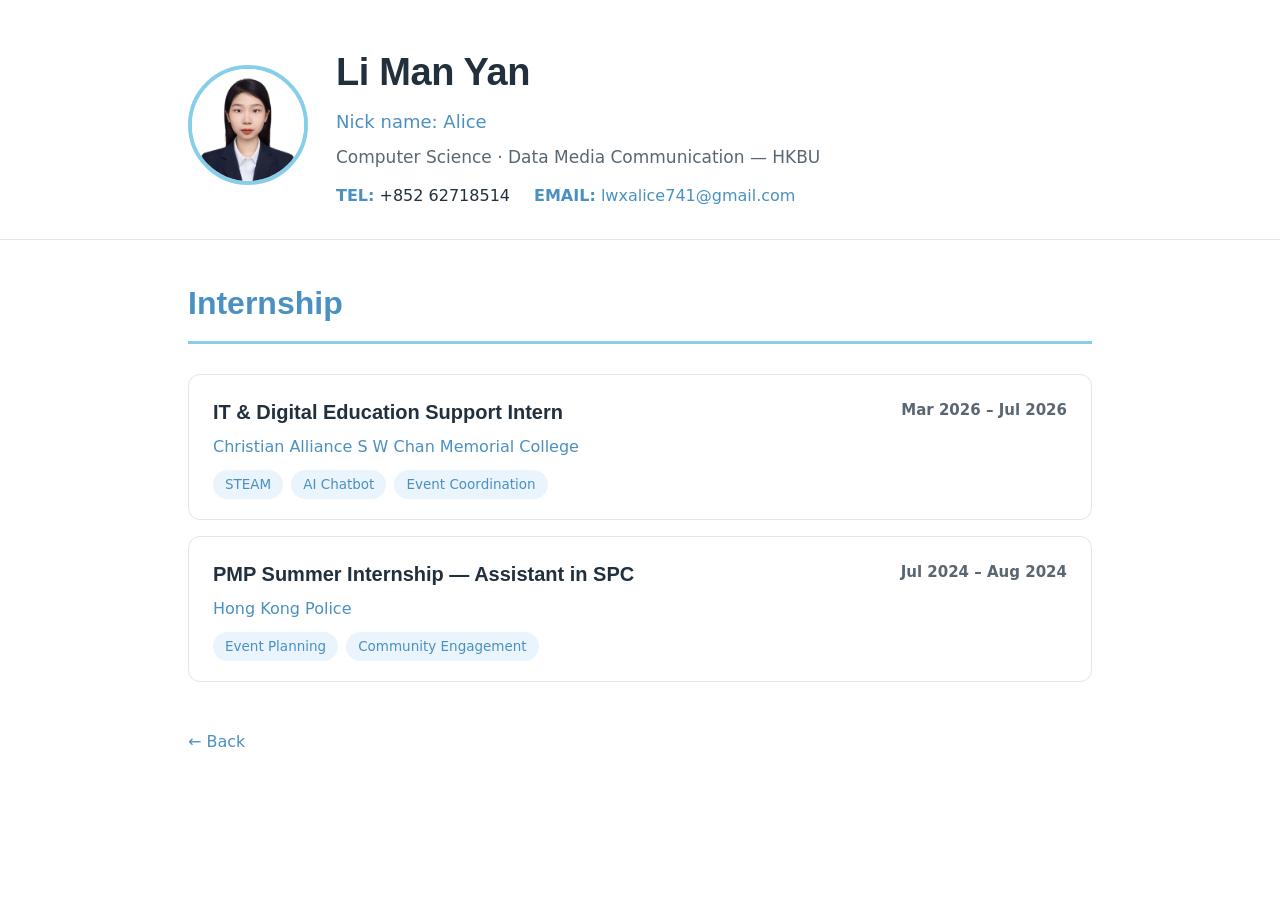
<file: internship.html>
<!DOCTYPE html>
<html lang="zh-HK">
<head>
  <meta charset="UTF-8">
  <meta name="viewport" content="width=device-width, initial-scale=1.0">
  <title>Internship — Alice Li</title>
  <link rel="stylesheet" href="https://miaoda.feishu.cn/fonts/css2?family=Space+Grotesk:wght@400;500;600;700&family=IBM+Plex+Sans:wght@300;400;500;600&display=swap">
  <link rel="stylesheet" href="style.css">
</head>
<body>

<header class="site-header">
  <div class="wrap header-flex">
    <img src="photo_home.jpeg" alt="Alice Li" class="avatar">
    <div class="header-info">
      <h1>Li Man Yan</h1>
      <p class="nickname">Nick name: Alice</p>
      <p class="role">Computer Science · Data Media Communication — HKBU</p>
      <div class="contact-row">
        <span><strong>TEL:</strong> +852 62718514</span>
        <span><strong>EMAIL:</strong> <a href="mailto:lwxalice741@gmail.com">lwxalice741@gmail.com</a></span>
      </div>
    </div>
  </div>
</header>

<main class="wrap">
  <h2 class="page-title">Internship</h2>

  <!-- intern 1 -->
  <details class="entry">
    <summary>
      <div class="summary-left">
        <div class="entry-title">IT &amp; Digital Education Support Intern</div>
        <div class="entry-org">Christian Alliance S W Chan Memorial College</div>
        <div class="tag-row">
          <span class="tag">STEAM</span>
          <span class="tag">AI Chatbot</span>
          <span class="tag">Event Coordination</span>
        </div>
      </div>
      <div class="date">Mar 2026 – Jul 2026</div>
    </summary>
    <div class="entry-body">
      <ul>
        <li>Supported school-wide STEAM Week (300+ students) by setting up AR glasses, drones, robotic dogs and iPads, and ran the heat transfer printing station.</li>
        <li>Developed and tested an AI tutoring chatbot, redesigning prompt rules and guardrails.</li>
        <li>Coordinated STEAM events and outreach, including the GBA AI Cultural Tour and coding workshops.</li>
      </ul>
      <a href="internship_1.html" class="more-btn">More details →</a>
    </div>
  </details>

  <!-- intern 2 -->
  <details class="entry">
    <summary>
      <div class="summary-left">
        <div class="entry-title">PMP Summer Internship — Assistant in SPC</div>
        <div class="entry-org">Hong Kong Police</div>
        <div class="tag-row">
          <span class="tag">Event Planning</span>
          <span class="tag">Community Engagement</span>
        </div>
      </div>
      <div class="date">Jul 2024 – Aug 2024</div>
    </summary>
    <div class="entry-body">
      <ul>
        <li>Assisted in planning and executing three large-scale "Senior Police Call" events.</li>
        <li>Recruited over 300 new members (56% increase) during a key exhibition event.</li>
        <li>Conducted research and reviews to support public service operations.</li>
      </ul>
      <a href="internship_2.html" class="more-btn">More details →</a>
    </div>
  </details>

  <a href="index.html" class="back-link">← Back</a>
</main>

</body>
</html>
</file>
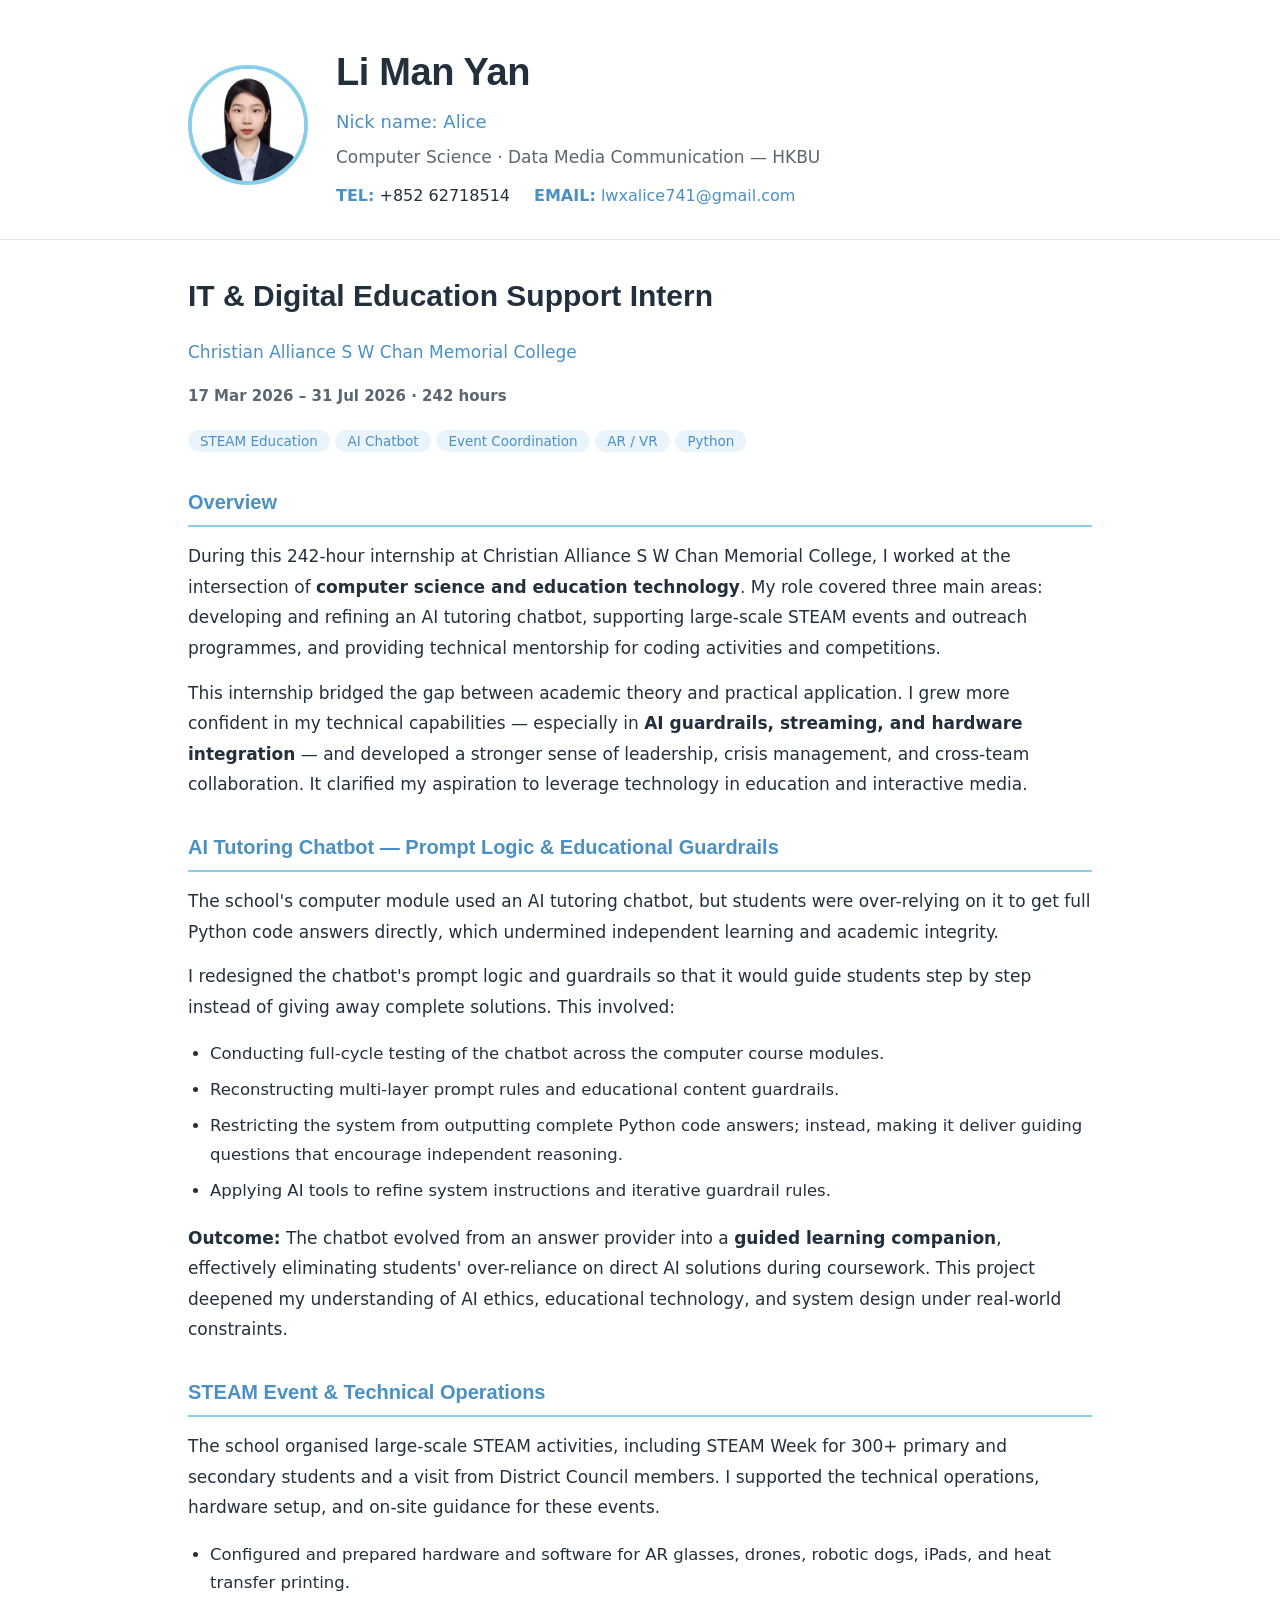
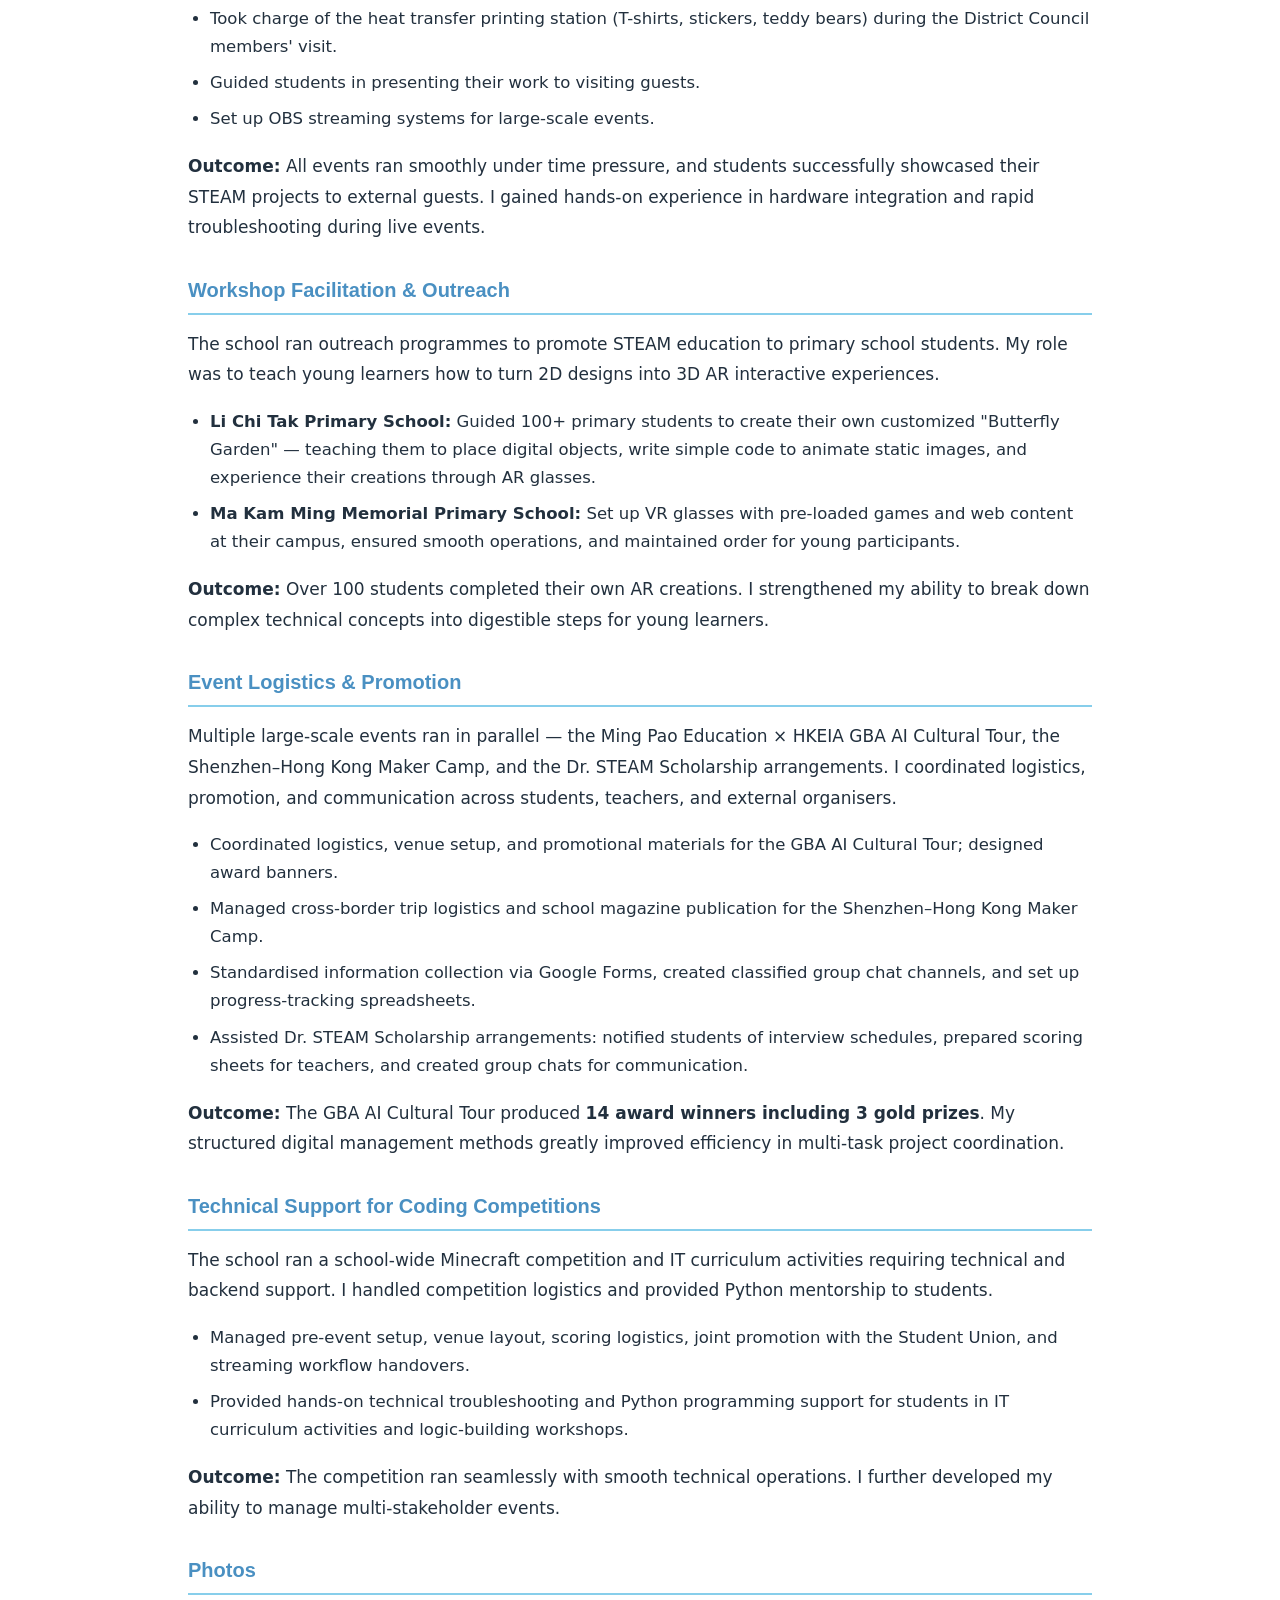
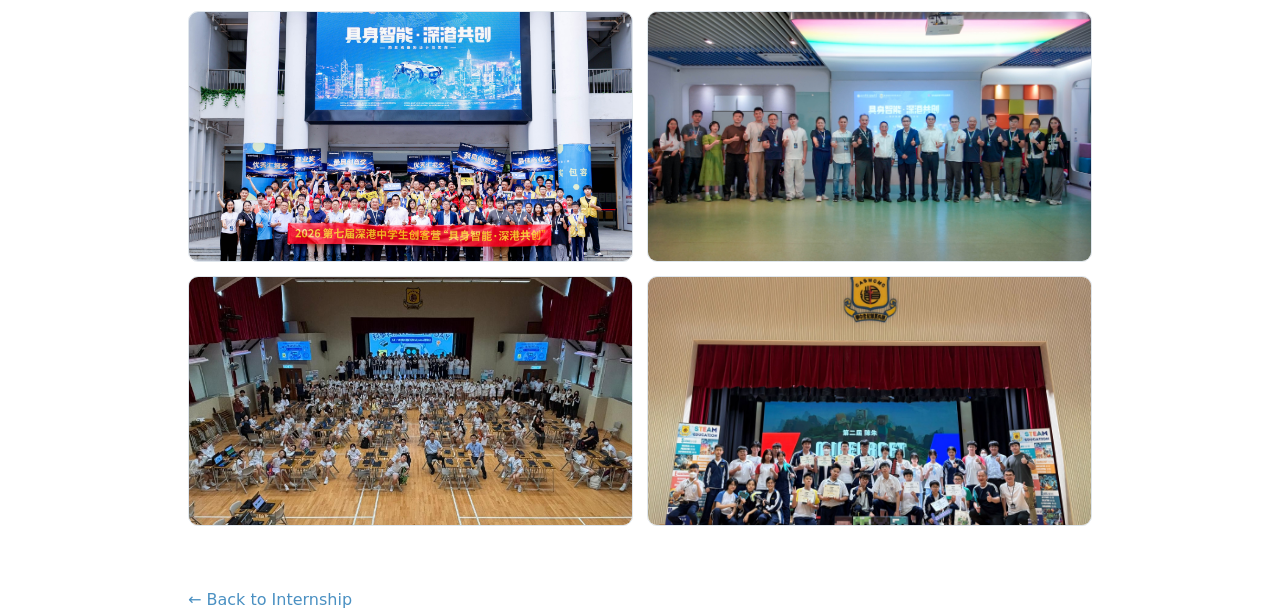
<file: internship_1.html>
<!DOCTYPE html>
<html lang="zh-HK">
<head>
  <meta charset="UTF-8">
  <meta name="viewport" content="width=device-width, initial-scale=1.0">
  <title>IT &amp; Digital Education Intern — Alice Li</title>
  <link rel="stylesheet" href="https://miaoda.feishu.cn/fonts/css2?family=Space+Grotesk:wght@400;500;600;700&family=IBM+Plex+Sans:wght@300;400;500;600&display=swap">
  <link rel="stylesheet" href="style.css">
</head>
<body>

<header class="site-header">
  <div class="wrap header-flex">
    <img src="photo_home.jpeg" alt="Alice Li" class="avatar">
    <div class="header-info">
      <h1>Li Man Yan</h1>
      <p class="nickname">Nick name: Alice</p>
      <p class="role">Computer Science · Data Media Communication — HKBU</p>
      <div class="contact-row">
        <span><strong>TEL:</strong> +852 62718514</span>
        <span><strong>EMAIL:</strong> <a href="mailto:lwxalice741@gmail.com">lwxalice741@gmail.com</a></span>
      </div>
    </div>
  </div>
</header>

<main class="wrap">

  <div class="detail-header">
    <h2>IT &amp; Digital Education Support Intern</h2>
    <p class="detail-org">Christian Alliance S W Chan Memorial College</p>
    <p class="detail-date">17 Mar 2026 – 31 Jul 2026 · 242 hours</p>
    <div class="tag-row" style="margin-top:14px;">
      <span class="tag">STEAM Education</span>
      <span class="tag">AI Chatbot</span>
      <span class="tag">Event Coordination</span>
      <span class="tag">AR / VR</span>
      <span class="tag">Python</span>
    </div>
  </div>

  <!-- overview -->
  <section class="detail-section">
    <h3>Overview</h3>
    <p>During this 242-hour internship at Christian Alliance S W Chan Memorial College, I worked at the intersection of <strong>computer science and education technology</strong>. My role covered three main areas: developing and refining an AI tutoring chatbot, supporting large-scale STEAM events and outreach programmes, and providing technical mentorship for coding activities and competitions.</p>
    <p>This internship bridged the gap between academic theory and practical application. I grew more confident in my technical capabilities — especially in <strong>AI guardrails, streaming, and hardware integration</strong> — and developed a stronger sense of leadership, crisis management, and cross-team collaboration. It clarified my aspiration to leverage technology in education and interactive media.</p>
  </section>

  <section class="detail-section">
    <h3>AI Tutoring Chatbot — Prompt Logic &amp; Educational Guardrails</h3>

    <p>The school's computer module used an AI tutoring chatbot, but students were over-relying on it to get full Python code answers directly, which undermined independent learning and academic integrity.</p>

    <p>I redesigned the chatbot's prompt logic and guardrails so that it would guide students step by step instead of giving away complete solutions. This involved:</p>
    <ul>
      <li>Conducting full-cycle testing of the chatbot across the computer course modules.</li>
      <li>Reconstructing multi-layer prompt rules and educational content guardrails.</li>
      <li>Restricting the system from outputting complete Python code answers; instead, making it deliver guiding questions that encourage independent reasoning.</li>
      <li>Applying AI tools to refine system instructions and iterative guardrail rules.</li>
    </ul>

    <p><strong>Outcome:</strong> The chatbot evolved from an answer provider into a <strong>guided learning companion</strong>, effectively eliminating students' over-reliance on direct AI solutions during coursework. This project deepened my understanding of AI ethics, educational technology, and system design under real-world constraints.</p>
  </section>

  <section class="detail-section">
    <h3>STEAM Event &amp; Technical Operations</h3>

    <p>The school organised large-scale STEAM activities, including STEAM Week for 300+ primary and secondary students and a visit from District Council members. I supported the technical operations, hardware setup, and on-site guidance for these events.</p>

    <ul>
      <li>Configured and prepared hardware and software for AR glasses, drones, robotic dogs, iPads, and heat transfer printing.</li>
      <li>Took charge of the heat transfer printing station (T-shirts, stickers, teddy bears) during the District Council members' visit.</li>
      <li>Guided students in presenting their work to visiting guests.</li>
      <li>Set up OBS streaming systems for large-scale events.</li>
    </ul>

    <p><strong>Outcome:</strong> All events ran smoothly under time pressure, and students successfully showcased their STEAM projects to external guests. I gained hands-on experience in hardware integration and rapid troubleshooting during live events.</p>
  </section>

  <section class="detail-section">
    <h3>Workshop Facilitation &amp; Outreach</h3>

    <p>The school ran outreach programmes to promote STEAM education to primary school students. My role was to teach young learners how to turn 2D designs into 3D AR interactive experiences.</p>

    <ul>
      <li><strong>Li Chi Tak Primary School:</strong> Guided 100+ primary students to create their own customized "Butterfly Garden" — teaching them to place digital objects, write simple code to animate static images, and experience their creations through AR glasses.</li>
      <li><strong>Ma Kam Ming Memorial Primary School:</strong> Set up VR glasses with pre-loaded games and web content at their campus, ensured smooth operations, and maintained order for young participants.</li>
    </ul>

    <p><strong>Outcome:</strong> Over 100 students completed their own AR creations. I strengthened my ability to break down complex technical concepts into digestible steps for young learners.</p>
  </section>

  <section class="detail-section">
    <h3>Event Logistics &amp; Promotion</h3>

    <p>Multiple large-scale events ran in parallel — the Ming Pao Education × HKEIA GBA AI Cultural Tour, the Shenzhen–Hong Kong Maker Camp, and the Dr. STEAM Scholarship arrangements. I coordinated logistics, promotion, and communication across students, teachers, and external organisers.</p>

    <ul>
      <li>Coordinated logistics, venue setup, and promotional materials for the GBA AI Cultural Tour; designed award banners.</li>
      <li>Managed cross-border trip logistics and school magazine publication for the Shenzhen–Hong Kong Maker Camp.</li>
      <li>Standardised information collection via Google Forms, created classified group chat channels, and set up progress-tracking spreadsheets.</li>
      <li>Assisted Dr. STEAM Scholarship arrangements: notified students of interview schedules, prepared scoring sheets for teachers, and created group chats for communication.</li>
    </ul>

    <p><strong>Outcome:</strong> The GBA AI Cultural Tour produced <strong>14 award winners including 3 gold prizes</strong>. My structured digital management methods greatly improved efficiency in multi-task project coordination.</p>
  </section>

  <section class="detail-section">
    <h3>Technical Support for Coding Competitions</h3>

    <p>The school ran a school-wide Minecraft competition and IT curriculum activities requiring technical and backend support. I handled competition logistics and provided Python mentorship to students.</p>

    <ul>
      <li>Managed pre-event setup, venue layout, scoring logistics, joint promotion with the Student Union, and streaming workflow handovers.</li>
      <li>Provided hands-on technical troubleshooting and Python programming support for students in IT curriculum activities and logic-building workshops.</li>
    </ul>

    <p><strong>Outcome:</strong> The competition ran seamlessly with smooth technical operations. I further developed my ability to manage multi-stakeholder events.</p>
  </section>

  <!-- photos -->
  <section class="detail-section">
    <h3>Photos</h3>
    <div class="detail-gallery">
      <img src="intern1_1.jpg" alt="2026 第七屆深港中學生創客營「具身智能·深港共創」">
      <img src="intern1_2.jpg" alt="2026 第七屆深港中學生創客營「具身智能·深港共創」">
      <img src="intern1_3.jpg" alt="AR 蝴蝶花園工作坊">
      <img src="intern1_4.jpg" alt="STEAM Week Minecraft現場">
    </div>
  </section>

  <a href="internship.html" class="back-link">← Back to Internship</a>
</main>

</body>
</html>
</file>
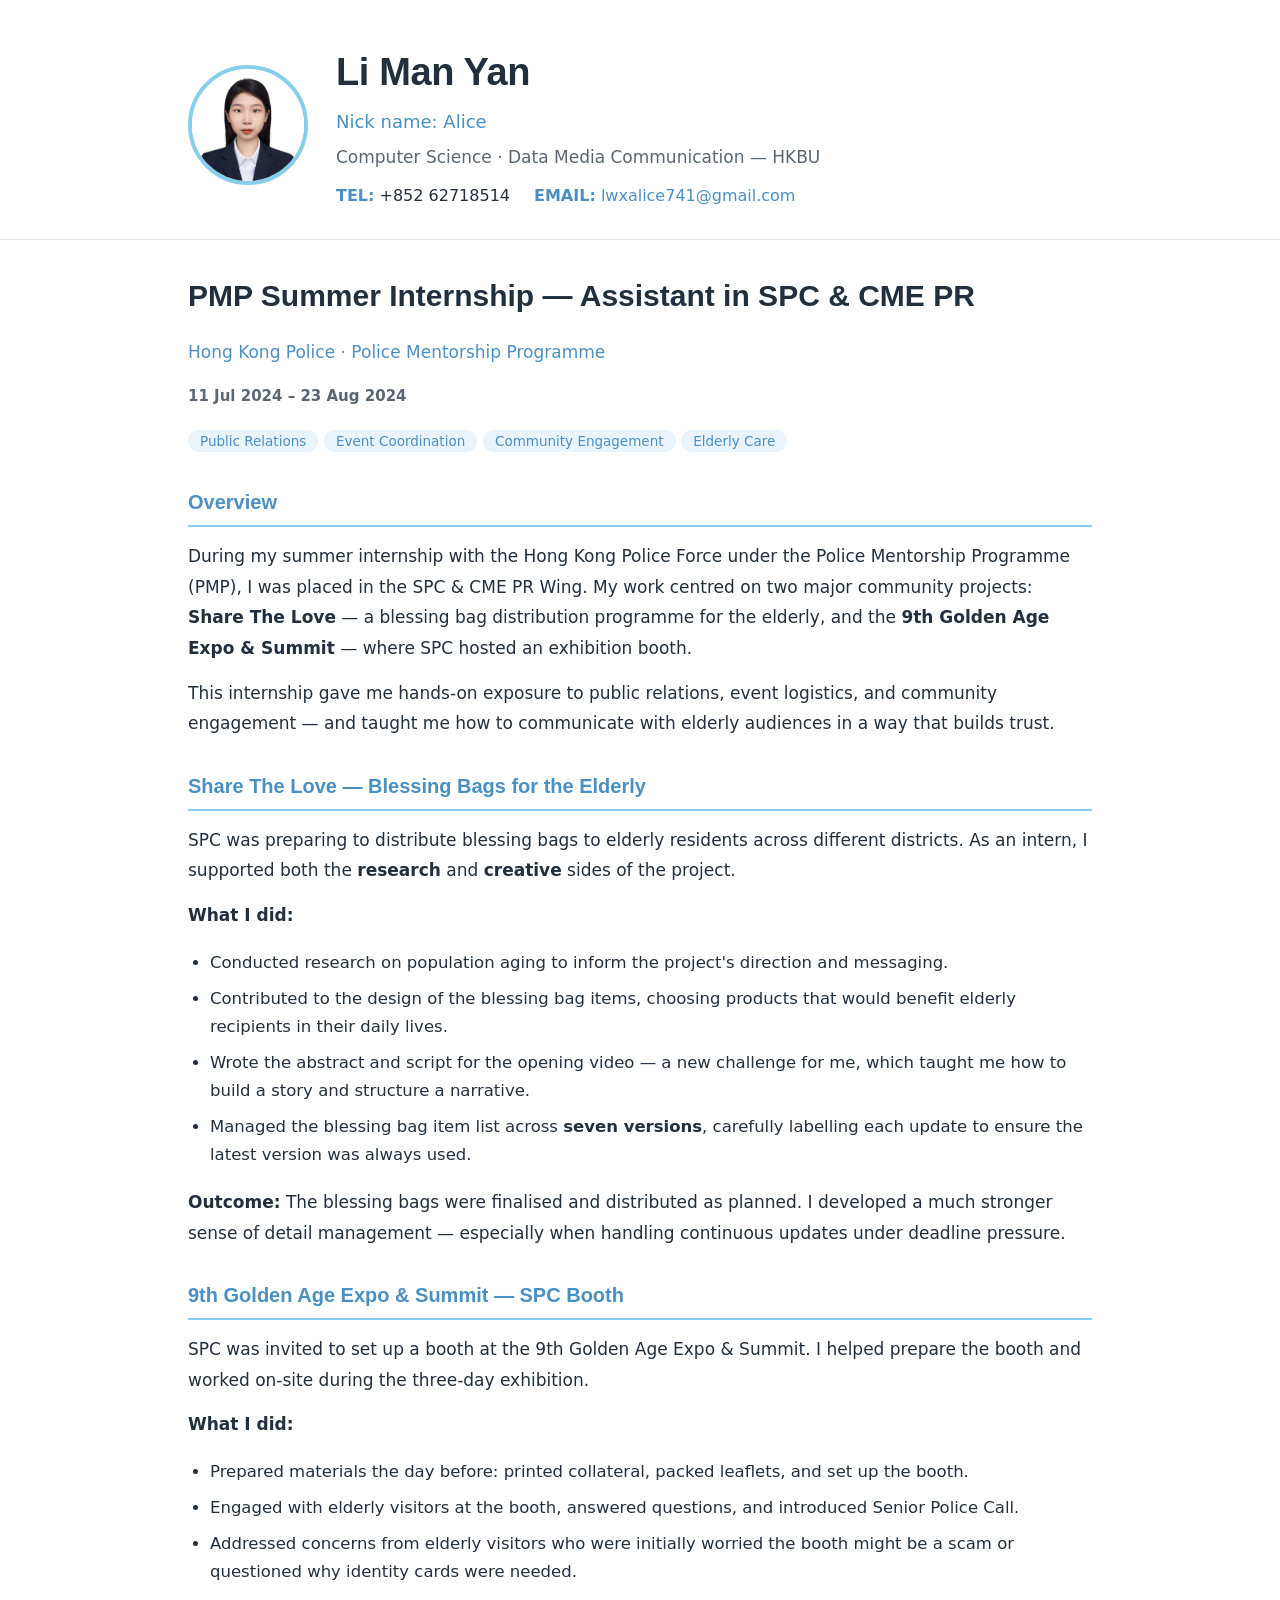
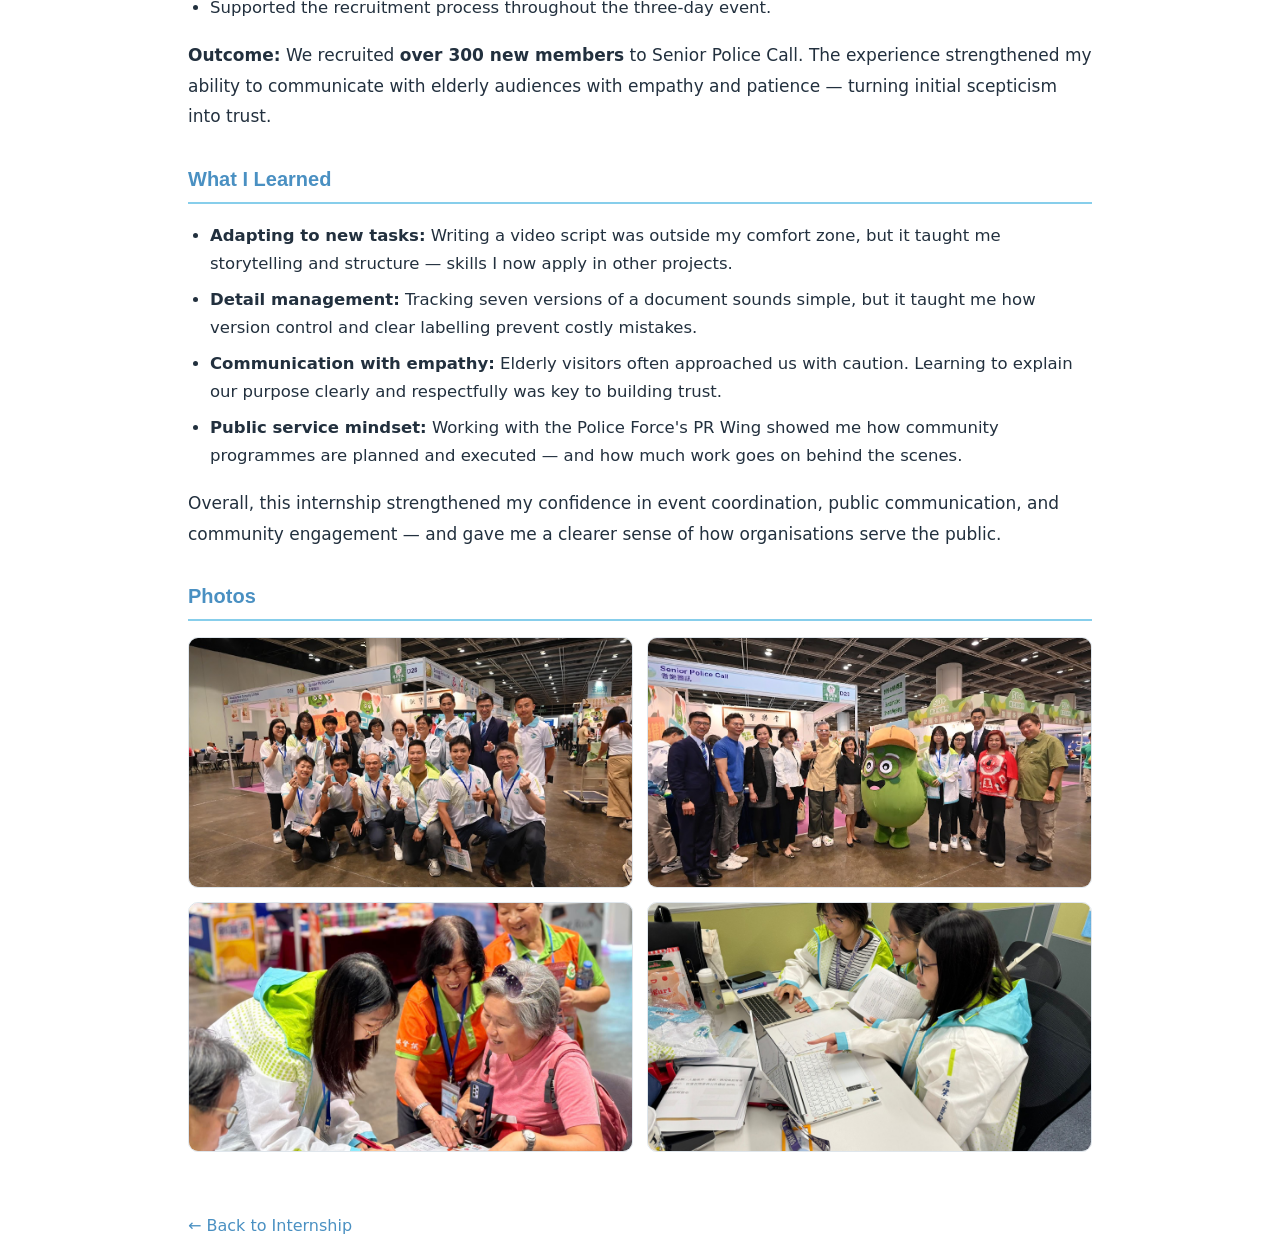
<file: internship_2.html>
<!DOCTYPE html>
<html lang="zh-HK">
<head>
  <meta charset="UTF-8">
  <meta name="viewport" content="width=device-width, initial-scale=1.0">
  <title>PMP Internship — Alice Li</title>
  <link rel="stylesheet" href="https://miaoda.feishu.cn/fonts/css2?family=Space+Grotesk:wght@400;500;600;700&family=IBM+Plex+Sans:wght@300;400;500;600&display=swap">
  <link rel="stylesheet" href="style.css">
</head>
<body>

<header class="site-header">
  <div class="wrap header-flex">
    <img src="photo_home.jpeg" alt="Alice Li" class="avatar">
    <div class="header-info">
      <h1>Li Man Yan</h1>
      <p class="nickname">Nick name: Alice</p>
      <p class="role">Computer Science · Data Media Communication — HKBU</p>
      <div class="contact-row">
        <span><strong>TEL:</strong> +852 62718514</span>
        <span><strong>EMAIL:</strong> <a href="mailto:lwxalice741@gmail.com">lwxalice741@gmail.com</a></span>
      </div>
    </div>
  </div>
</header>

<main class="wrap">

  <div class="detail-header">
    <h2>PMP Summer Internship — Assistant in SPC &amp; CME PR</h2>
    <p class="detail-org">Hong Kong Police · Police Mentorship Programme</p>
    <p class="detail-date">11 Jul 2024 – 23 Aug 2024</p>
    <div class="tag-row" style="margin-top:14px;">
      <span class="tag">Public Relations</span>
      <span class="tag">Event Coordination</span>
      <span class="tag">Community Engagement</span>
      <span class="tag">Elderly Care</span>
    </div>
  </div>

  <section class="detail-section">
    <h3>Overview</h3>
    <p>During my summer internship with the Hong Kong Police Force under the Police Mentorship Programme (PMP), I was placed in the SPC &amp; CME PR Wing. My work centred on two major community projects: <strong>Share The Love</strong> — a blessing bag distribution programme for the elderly, and the <strong>9th Golden Age Expo &amp; Summit</strong> — where SPC hosted an exhibition booth.</p>
    <p>This internship gave me hands-on exposure to public relations, event logistics, and community engagement — and taught me how to communicate with elderly audiences in a way that builds trust.</p>
  </section>

  <section class="detail-section">
    <h3>Share The Love — Blessing Bags for the Elderly</h3>

    <p>SPC was preparing to distribute blessing bags to elderly residents across different districts. As an intern, I supported both the <strong>research</strong> and <strong>creative</strong> sides of the project.</p>

    <p><strong>What I did:</strong></p>
    <ul>
      <li>Conducted research on population aging to inform the project's direction and messaging.</li>
      <li>Contributed to the design of the blessing bag items, choosing products that would benefit elderly recipients in their daily lives.</li>
      <li>Wrote the abstract and script for the opening video — a new challenge for me, which taught me how to build a story and structure a narrative.</li>
      <li>Managed the blessing bag item list across <strong>seven versions</strong>, carefully labelling each update to ensure the latest version was always used.</li>
    </ul>

    <p><strong>Outcome:</strong> The blessing bags were finalised and distributed as planned. I developed a much stronger sense of detail management — especially when handling continuous updates under deadline pressure.</p>
  </section>

  <section class="detail-section">
    <h3>9th Golden Age Expo &amp; Summit — SPC Booth</h3>

    <p>SPC was invited to set up a booth at the 9th Golden Age Expo &amp; Summit. I helped prepare the booth and worked on-site during the three-day exhibition.</p>

    <p><strong>What I did:</strong></p>
    <ul>
      <li>Prepared materials the day before: printed collateral, packed leaflets, and set up the booth.</li>
      <li>Engaged with elderly visitors at the booth, answered questions, and introduced Senior Police Call.</li>
      <li>Addressed concerns from elderly visitors who were initially worried the booth might be a scam or questioned why identity cards were needed.</li>
      <li>Supported the recruitment process throughout the three-day event.</li>
    </ul>

    <p><strong>Outcome:</strong> We recruited <strong>over 300 new members</strong> to Senior Police Call. The experience strengthened my ability to communicate with elderly audiences with empathy and patience — turning initial scepticism into trust.</p>
  </section>

  <section class="detail-section">
    <h3>What I Learned</h3>
    <ul>
      <li><strong>Adapting to new tasks:</strong> Writing a video script was outside my comfort zone, but it taught me storytelling and structure — skills I now apply in other projects.</li>
      <li><strong>Detail management:</strong> Tracking seven versions of a document sounds simple, but it taught me how version control and clear labelling prevent costly mistakes.</li>
      <li><strong>Communication with empathy:</strong> Elderly visitors often approached us with caution. Learning to explain our purpose clearly and respectfully was key to building trust.</li>
      <li><strong>Public service mindset:</strong> Working with the Police Force's PR Wing showed me how community programmes are planned and executed — and how much work goes on behind the scenes.</li>
    </ul>
    <p>Overall, this internship strengthened my confidence in event coordination, public communication, and community engagement — and gave me a clearer sense of how organisations serve the public.</p>
  </section>

  <section class="detail-section">
    <h3>Photos</h3>
    <div class="detail-gallery">
      <img src="intern2_2.jpg" alt="Golden Age Expo SPC booth">
      <img src="intern2_3.jpg" alt="Golden Age Expo SPC booth">
      <img src="intern2_4.jpg" alt="Team at the expo">
      <img src="intern2_1.jpg" alt="Share The Love blessing bags">
    </div>
  </section>

  <a href="internship.html" class="back-link">← Back to Internship</a>
</main>

</body>
</html>
</file>
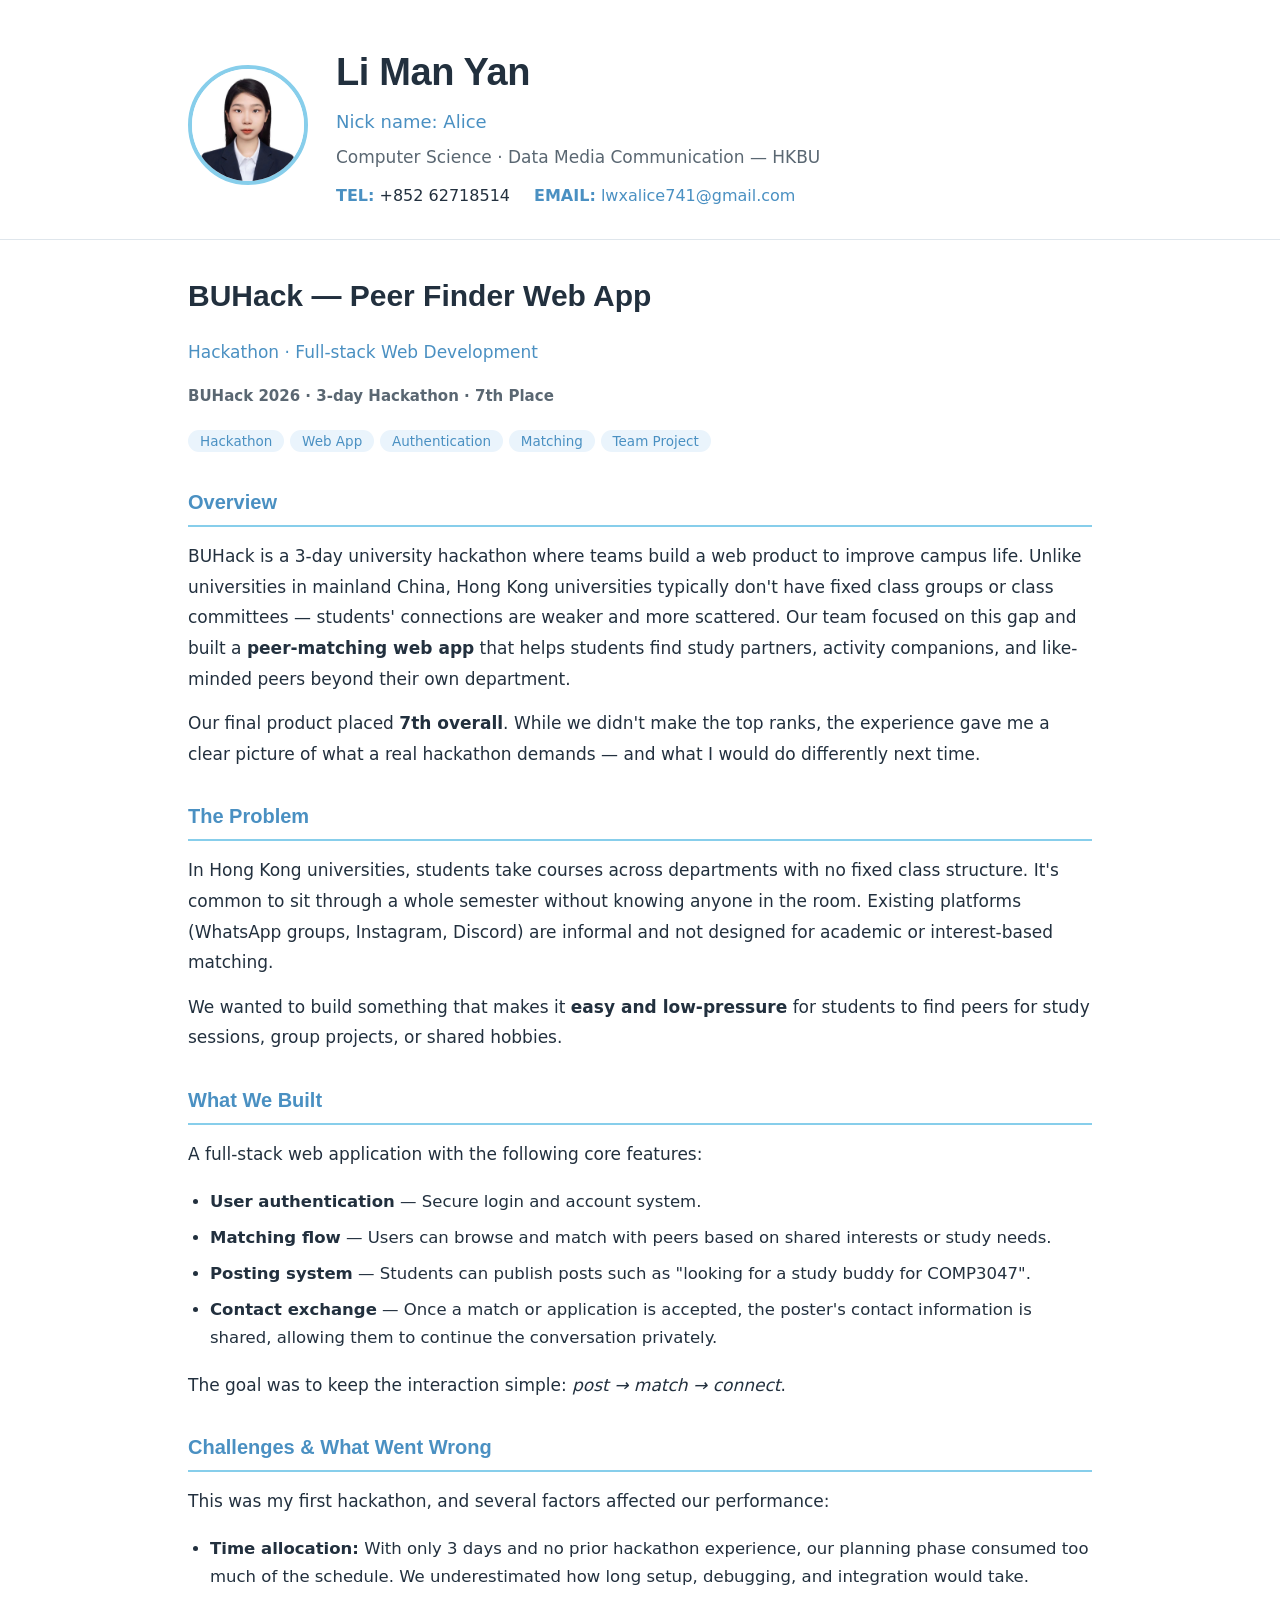
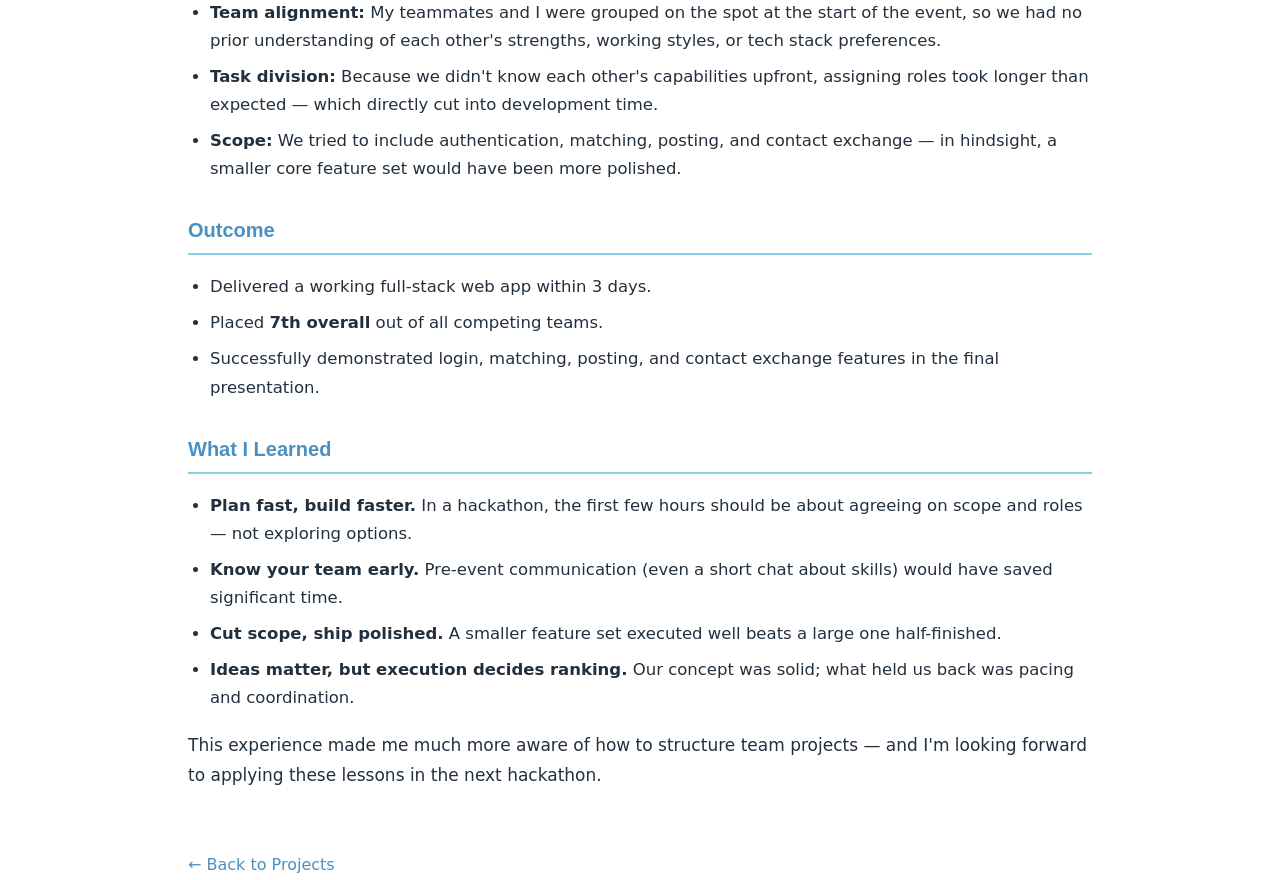
<file: project_hack.html>
<!DOCTYPE html>
<html lang="zh-HK">
<head>
  <meta charset="UTF-8">
  <meta name="viewport" content="width=device-width, initial-scale=1.0">
  <title>BUHack — Peer Finder — Alice Li</title>
  <link rel="stylesheet" href="https://miaoda.feishu.cn/fonts/css2?family=Space+Grotesk:wght@400;500;600;700&family=IBM+Plex+Sans:wght@300;400;500;600&display=swap">
  <link rel="stylesheet" href="style.css">
</head>
<body>

<header class="site-header">
  <div class="wrap header-flex">
    <img src="photo_home.jpeg" alt="Alice Li" class="avatar">
    <div class="header-info">
      <h1>Li Man Yan</h1>
      <p class="nickname">Nick name: Alice</p>
      <p class="role">Computer Science · Data Media Communication — HKBU</p>
      <div class="contact-row">
        <span><strong>TEL:</strong> +852 62718514</span>
        <span><strong>EMAIL:</strong> <a href="mailto:lwxalice741@gmail.com">lwxalice741@gmail.com</a></span>
      </div>
    </div>
  </div>
</header>

<main class="wrap">

  <div class="detail-header">
    <h2>BUHack — Peer Finder Web App</h2>
    <p class="detail-org">Hackathon · Full-stack Web Development</p>
    <p class="detail-date">BUHack 2026 · 3-day Hackathon · 7th Place</p>
    <div class="tag-row" style="margin-top:14px;">
      <span class="tag">Hackathon</span>
      <span class="tag">Web App</span>
      <span class="tag">Authentication</span>
      <span class="tag">Matching</span>
      <span class="tag">Team Project</span>
    </div>
  </div>

  <section class="detail-section">
    <h3>Overview</h3>
    <p>BUHack is a 3-day university hackathon where teams build a web product to improve campus life. Unlike universities in mainland China, Hong Kong universities typically don't have fixed class groups or class committees — students' connections are weaker and more scattered. Our team focused on this gap and built a <strong>peer-matching web app</strong> that helps students find study partners, activity companions, and like-minded peers beyond their own department.</p>
    <p>Our final product placed <strong>7th overall</strong>. While we didn't make the top ranks, the experience gave me a clear picture of what a real hackathon demands — and what I would do differently next time.</p>
  </section>

  <section class="detail-section">
    <h3>The Problem</h3>
    <p>In Hong Kong universities, students take courses across departments with no fixed class structure. It's common to sit through a whole semester without knowing anyone in the room. Existing platforms (WhatsApp groups, Instagram, Discord) are informal and not designed for academic or interest-based matching.</p>
    <p>We wanted to build something that makes it <strong>easy and low-pressure</strong> for students to find peers for study sessions, group projects, or shared hobbies.</p>
  </section>

  <section class="detail-section">
    <h3>What We Built</h3>
    <p>A full-stack web application with the following core features:</p>
    <ul>
      <li><strong>User authentication</strong> — Secure login and account system.</li>
      <li><strong>Matching flow</strong> — Users can browse and match with peers based on shared interests or study needs.</li>
      <li><strong>Posting system</strong> — Students can publish posts such as "looking for a study buddy for COMP3047".</li>
      <li><strong>Contact exchange</strong> — Once a match or application is accepted, the poster's contact information is shared, allowing them to continue the conversation privately.</li>
    </ul>
    <p>The goal was to keep the interaction simple: <em>post → match → connect</em>.</p>
  </section>

  <section class="detail-section">
    <h3>Challenges &amp; What Went Wrong</h3>
    <p>This was my first hackathon, and several factors affected our performance:</p>
    <ul>
      <li><strong>Time allocation:</strong> With only 3 days and no prior hackathon experience, our planning phase consumed too much of the schedule. We underestimated how long setup, debugging, and integration would take.</li>
      <li><strong>Team alignment:</strong> My teammates and I were grouped on the spot at the start of the event, so we had no prior understanding of each other's strengths, working styles, or tech stack preferences.</li>
      <li><strong>Task division:</strong> Because we didn't know each other's capabilities upfront, assigning roles took longer than expected — which directly cut into development time.</li>
      <li><strong>Scope:</strong> We tried to include authentication, matching, posting, and contact exchange — in hindsight, a smaller core feature set would have been more polished.</li>
    </ul>
  </section>

  <section class="detail-section">
    <h3>Outcome</h3>
    <ul>
      <li>Delivered a working full-stack web app within 3 days.</li>
      <li>Placed <strong>7th overall</strong> out of all competing teams.</li>
      <li>Successfully demonstrated login, matching, posting, and contact exchange features in the final presentation.</li>
    </ul>
  </section>

  <section class="detail-section">
    <h3>What I Learned</h3>
    <ul>
      <li><strong>Plan fast, build faster.</strong> In a hackathon, the first few hours should be about agreeing on scope and roles — not exploring options.</li>
      <li><strong>Know your team early.</strong> Pre-event communication (even a short chat about skills) would have saved significant time.</li>
      <li><strong>Cut scope, ship polished.</strong> A smaller feature set executed well beats a large one half-finished.</li>
      <li><strong>Ideas matter, but execution decides ranking.</strong> Our concept was solid; what held us back was pacing and coordination.</li>
    </ul>
    <p>This experience made me much more aware of how to structure team projects — and I'm looking forward to applying these lessons in the next hackathon.</p>
  </section>

  <a href="projects.html" class="back-link">← Back to Projects</a>
</main>

</body>
</html>
</file>
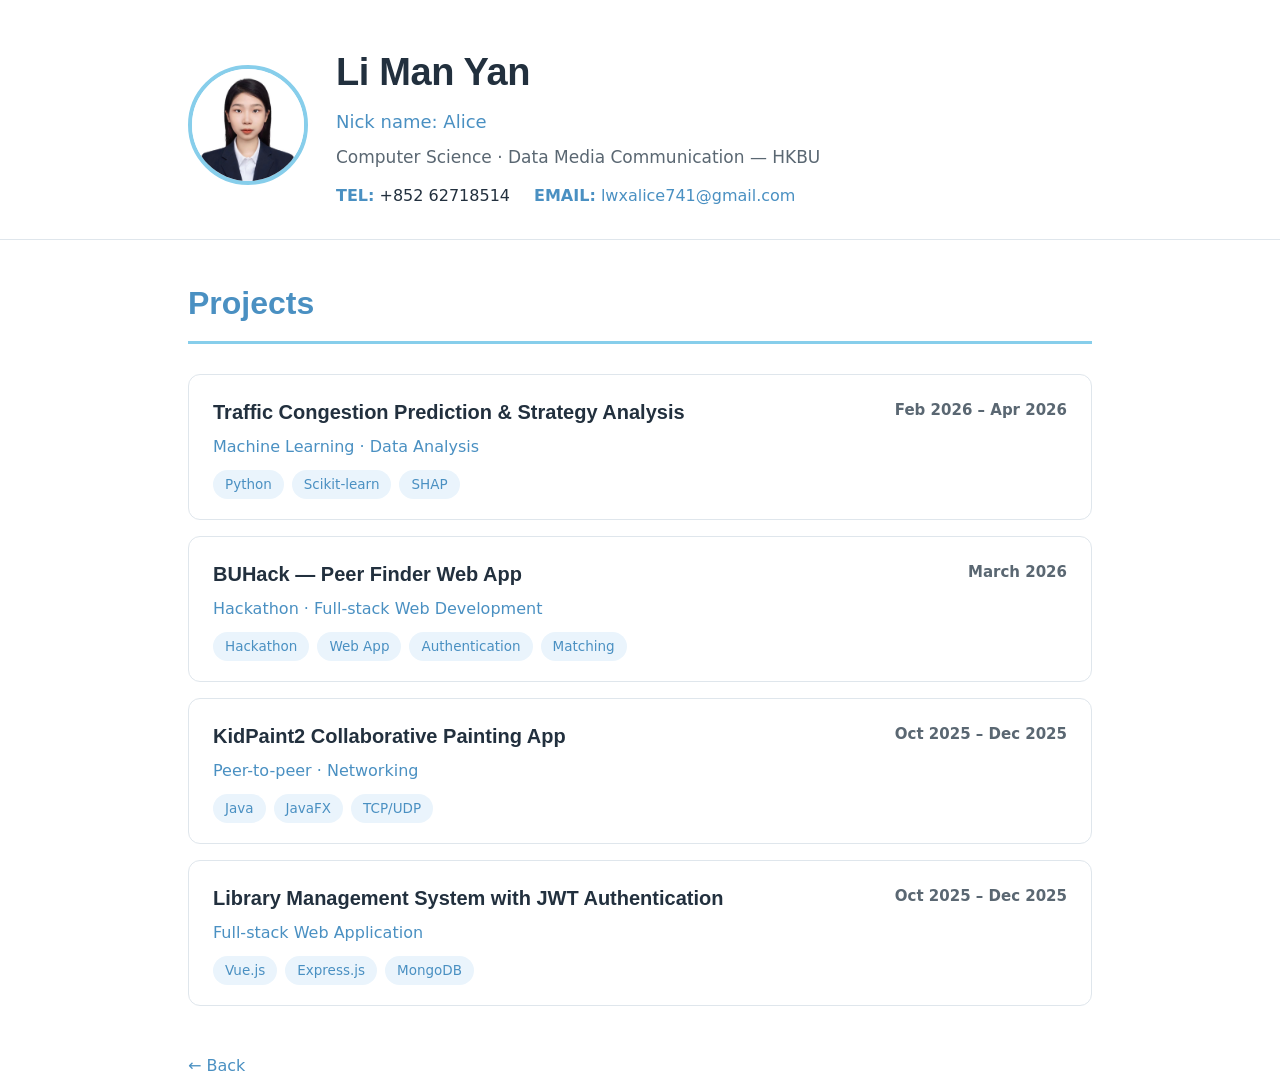
<file: projects.html>
<!DOCTYPE html>
<html lang="zh-HK">
<head>
  <meta charset="UTF-8">
  <meta name="viewport" content="width=device-width, initial-scale=1.0">
  <title>Projects — Alice Li</title>
  <link rel="stylesheet" href="https://miaoda.feishu.cn/fonts/css2?family=Space+Grotesk:wght@400;500;600;700&family=IBM+Plex+Sans:wght@300;400;500;600&display=swap">
  <link rel="stylesheet" href="style.css">
</head>
<body>

<header class="site-header">
  <div class="wrap header-flex">
    <img src="photo_home.jpeg" alt="Alice Li" class="avatar">
    <div class="header-info">
      <h1>Li Man Yan</h1>
      <p class="nickname">Nick name: Alice</p>
      <p class="role">Computer Science · Data Media Communication — HKBU</p>
      <div class="contact-row">
        <span><strong>TEL:</strong> +852 62718514</span>
        <span><strong>EMAIL:</strong> <a href="mailto:lwxalice741@gmail.com">lwxalice741@gmail.com</a></span>
      </div>
    </div>
  </div>
</header>

<main class="wrap">
  <h2 class="page-title">Projects</h2>

  <!-- data traffic -->
  <details class="entry">
    <summary>
      <div class="summary-left">
        <div class="entry-title">Traffic Congestion Prediction &amp; Strategy Analysis</div>
        <div class="entry-org">Machine Learning · Data Analysis</div>
        <div class="tag-row">
          <span class="tag">Python</span>
          <span class="tag">Scikit-learn</span>
          <span class="tag">SHAP</span>
        </div>
      </div>
      <div class="date">Feb 2026 – Apr 2026</div>
    </summary>
    <div class="entry-body">
      <ul>
        <li>Conducted a model comparative test (SVM vs Random Forest) on HK tunnel dataset; Random Forest lifted accuracy by 9% and reached 0.98 recall for high-risk congestion cases.</li>
        <li>Used SHAP &amp; T-test (p&lt;0.001) for quantitative attribution; verified structural features outweigh weather/time factors by 10-fold.</li>
        <li>Diagnosed performance degradation caused by missing-data noise when integrating LSTM features and documented failure-analysis takeaways.</li>
      </ul>
      <p class="tools"><strong>Tools:</strong> Python (Pandas, Scikit-learn, SHAP, T-test)</p>
    </div>
  </details>

  <!-- BUHack -->
  <details class="entry">
    <summary>
      <div class="summary-left">
        <div class="entry-title">BUHack — Peer Finder Web App</div>
        <div class="entry-org">Hackathon · Full-stack Web Development</div>
        <div class="tag-row">
          <span class="tag">Hackathon</span>
          <span class="tag">Web App</span>
          <span class="tag">Authentication</span>
          <span class="tag">Matching</span>
        </div>
      </div>
      <div class="date">March 2026</div>
    </summary>
    <div class="entry-body">
      <ul>
        <li>Built a peer-matching web app in a 3-day hackathon to help university students find study partners and connect beyond the classroom.</li>
        <li>Implemented user login with authentication, a matching flow, and a posting system where users can publish requests and contact posters directly.</li>
        <li>Placed 7th out of all teams; identified time allocation and team alignment as key learning areas.</li>
      </ul>
      <a href="project_hack.html" class="more-btn">More details →</a>
    </div>
  </details>

  <!-- KidPaint2 -->
  <details class="entry">
    <summary>
      <div class="summary-left">
        <div class="entry-title">KidPaint2 Collaborative Painting App</div>
        <div class="entry-org">Peer-to-peer · Networking</div>
        <div class="tag-row">
          <span class="tag">Java</span>
          <span class="tag">JavaFX</span>
          <span class="tag">TCP/UDP</span>
        </div>
      </div>
      <div class="date">Oct 2025 – Dec 2025</div>
    </summary>
    <div class="entry-body">
      <ul>
        <li>Led the development of a peer-to-peer painting application using Java and JavaFX.</li>
        <li>Implemented TCP/UDP networking for real-time canvas synchronization and studio discovery.</li>
        <li>Designed and coded multiple drawing tools including lasso selection, shape drawing, and a rainbow pen feature.</li>
      </ul>
      <p class="tools"><strong>Tools:</strong> Java, JavaFX</p>
    </div>
  </details>

  <!-- library -->
  <details class="entry">
    <summary>
      <div class="summary-left">
        <div class="entry-title">Library Management System with JWT Authentication</div>
        <div class="entry-org">Full-stack Web Application</div>
        <div class="tag-row">
          <span class="tag">Vue.js</span>
          <span class="tag">Express.js</span>
          <span class="tag">MongoDB</span>
        </div>
      </div>
      <div class="date">Oct 2025 – Dec 2025</div>
    </summary>
    <div class="entry-body">
      <ul>
        <li>Built a full-stack library website with role-based access control (Admin/User).</li>
        <li>Implemented JWT token authentication, book borrowing/returning functionality.</li>
        <li>Built an admin panel with pagination, search, and CRUD operations.</li>
      </ul>
      <p class="tools"><strong>Tools:</strong> Vue.js, Express.js, MongoDB</p>
    </div>
  </details>

  <a href="index.html" class="back-link">← Back</a>
</main>

</body>
</html>
</file>
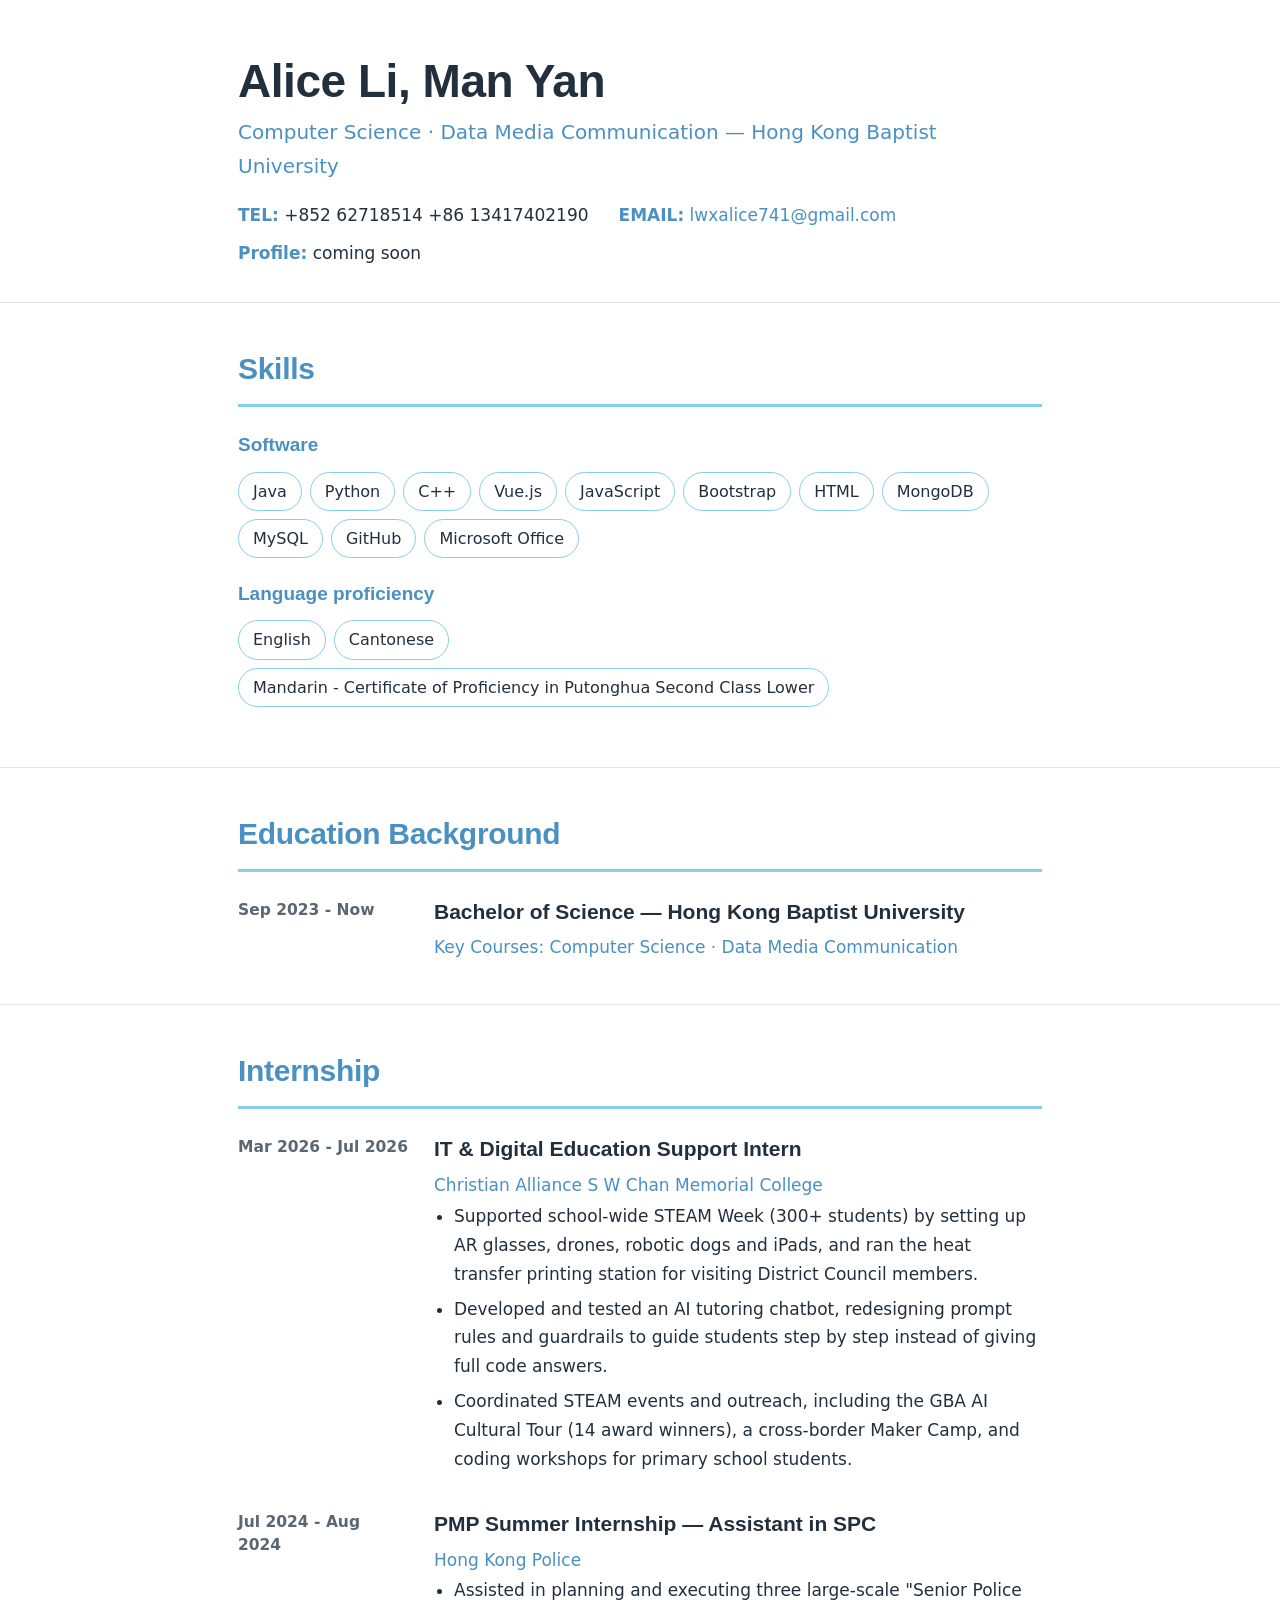
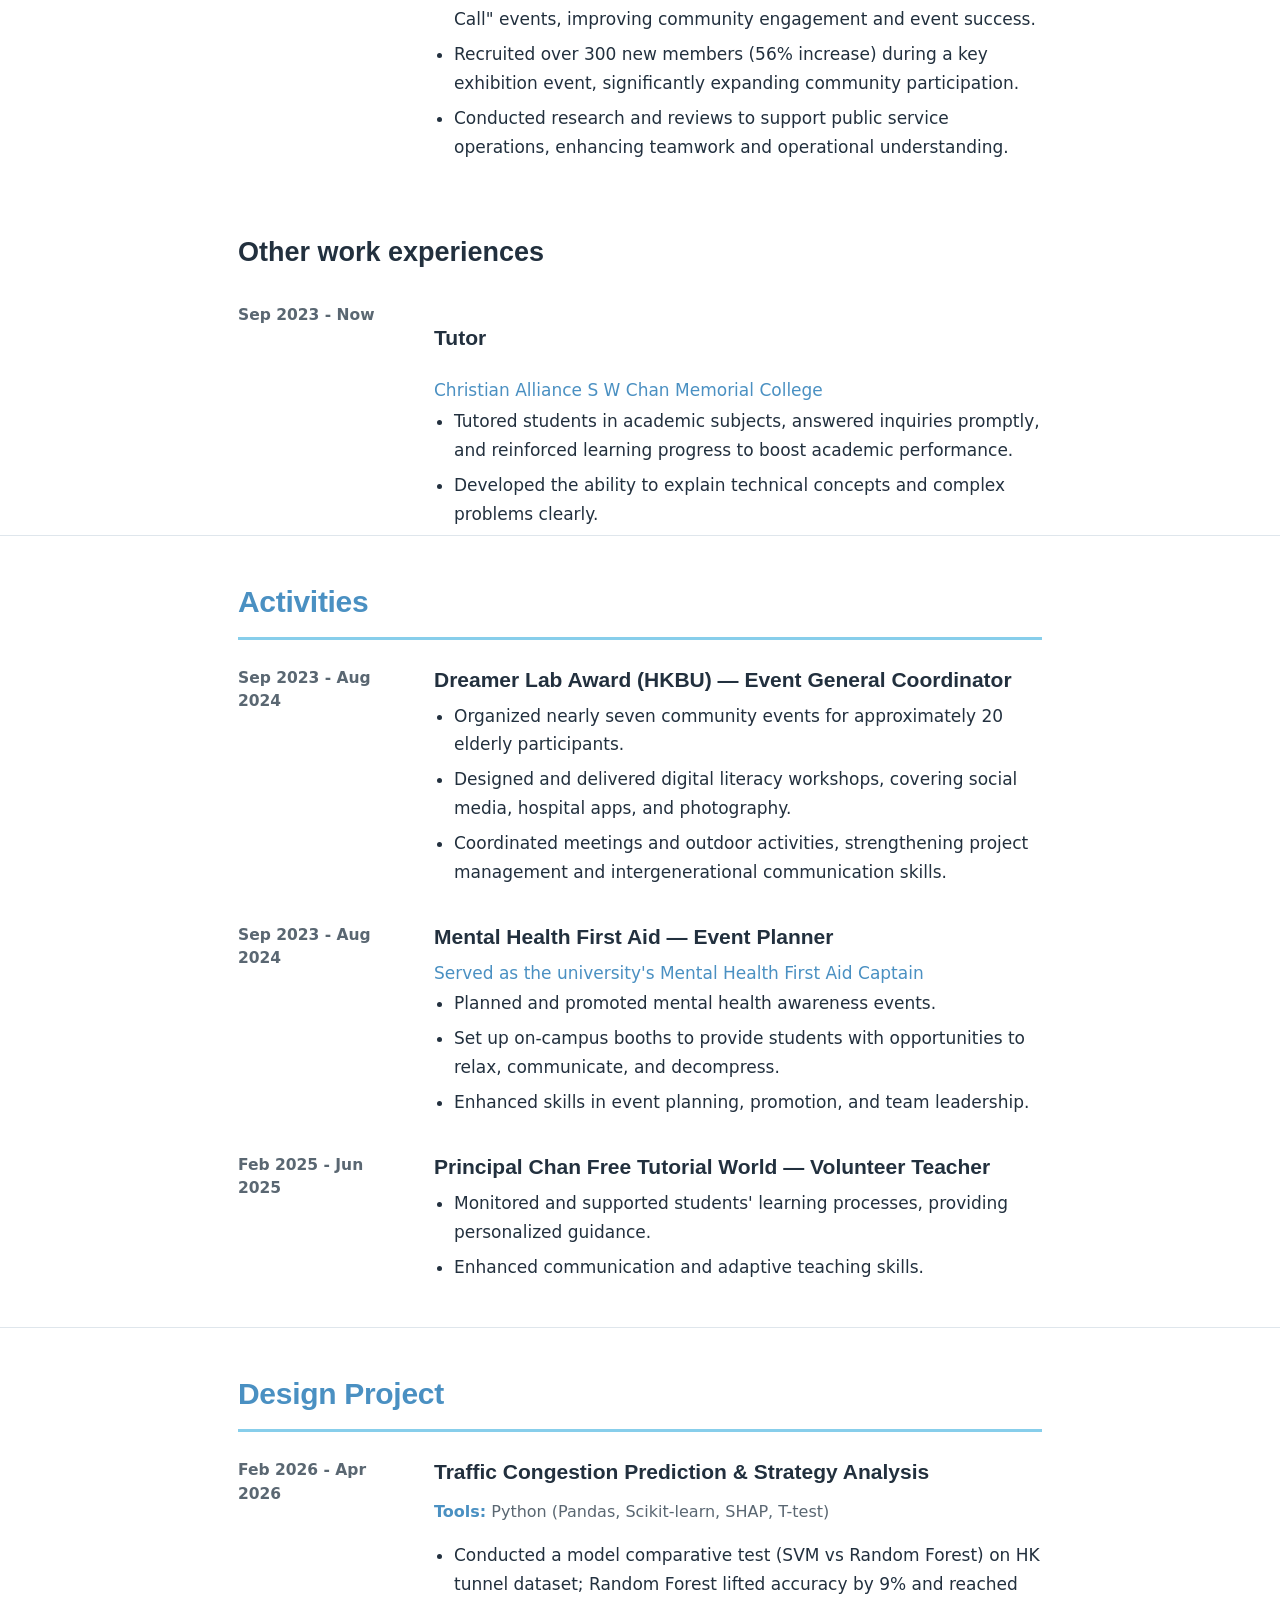
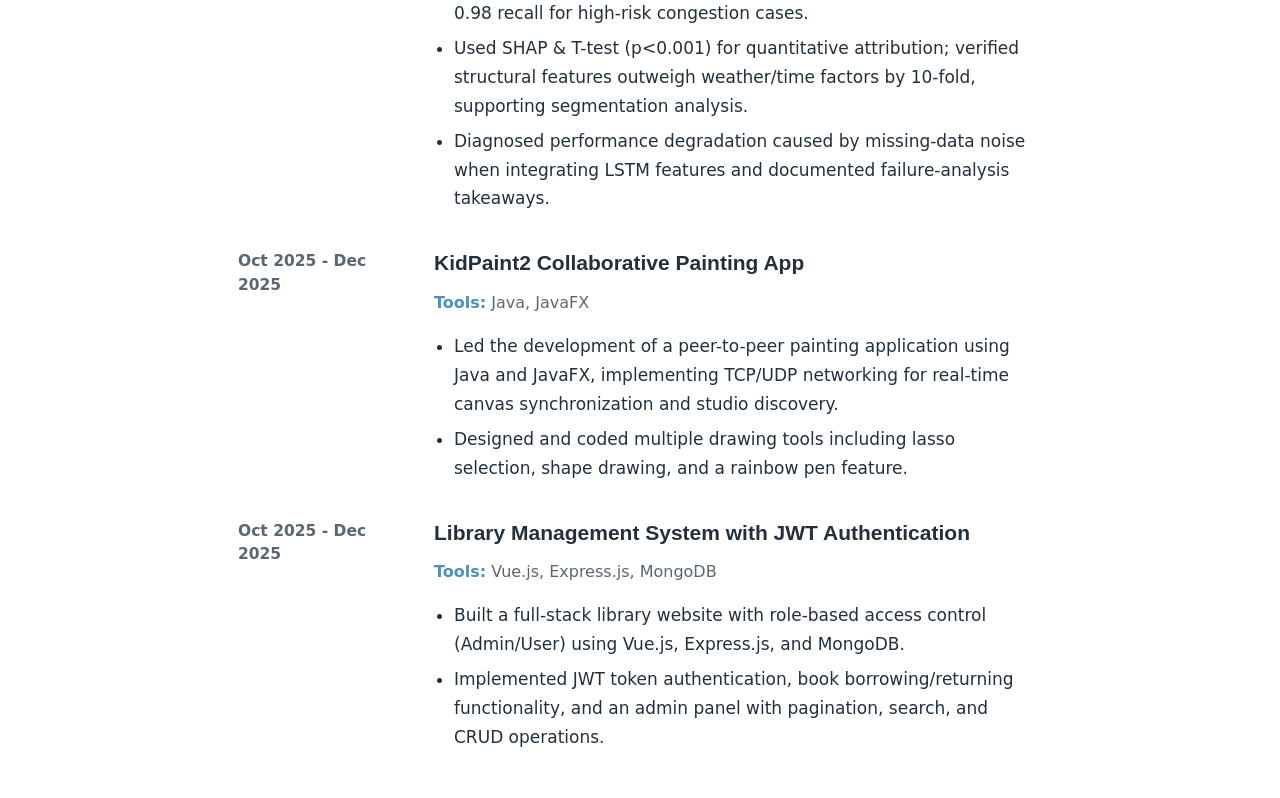
<file: resume.html>
<!DOCTYPE html>
<html lang="zh-HK">
<head>
<meta charset="UTF-8">
<meta name="viewport" content="width=device-width, initial-scale=1.0">
<title>Alice Li, Man Yan — Resume</title>
<link rel="preconnect" href="https://miaoda.feishu.cn" crossorigin>
<link rel="stylesheet" href="https://miaoda.feishu.cn/fonts/css2?family=Space+Grotesk:wght@400;500;600;700&family=IBM+Plex+Sans:wght@300;400;500;600&display=swap">
<style>
  :root{
    --white:#FFFFFF;
    --sky:#87CEEB;
    --sky-deep:#4A90C2;
    --ink:#22303E;
    --ink-soft:#5A6772;
    --line:#DFE6EC;
  }
  *{box-sizing:border-box;}
  body{
    margin:0;
    font-family:"IBM Plex Sans", "PingFang SC", "Microsoft YaHei", system-ui, sans-serif;
    color:var(--ink);
    background:var(--white);
    line-height:1.7;
    font-size:18px;
    -webkit-font-smoothing:antialiased;
  }
  h1,h2,h3{font-family:"Space Grotesk","PingFang SC",sans-serif;}
  a{color:var(--sky-deep);text-decoration:none;}
  a:hover{text-decoration:underline;}
  .wrap{max-width:860px;margin:0 auto;padding:0 28px;}

  /* ===== Header ===== */
  header.hero{padding:56px 0 34px;background:var(--white);}
  header.hero h1{
    margin:0 0 8px;font-size:46px;line-height:1.1;font-weight:700;letter-spacing:-.01em;color:var(--ink);
  }
  .hero-role{font-size:20px;color:var(--sky-deep);margin:0 0 18px;font-weight:500;}
  .contact-row{display:flex;flex-wrap:wrap;gap:10px 30px;font-size:17px;color:var(--ink);}
  .contact-row span{white-space:nowrap;}
  .contact-row strong{color:var(--sky-deep);font-weight:600;}

  /* ===== Sections ===== */
  section{padding:40px 0;border-top:1px solid var(--line);}
  section h2{
    margin:0 0 22px;font-size:30px;font-weight:600;letter-spacing:-.01em;color:var(--sky-deep);
    padding-bottom:10px;border-bottom:3px solid var(--sky);
  }
  section h3{margin:0 0 4px;font-size:21px;font-weight:600;color:var(--ink);}

  /* ===== Entry (title + date + bullets) ===== */
  .entry{display:flex;gap:26px;margin-bottom:26px;}
  .entry:last-child{margin-bottom:0;}
  .entry .date{
    flex:0 0 170px;font-size:15.5px;font-weight:600;color:var(--ink-soft);line-height:1.5;
    padding-top:5px;
  }
  .entry .body{flex:1;}
  .entry .org{font-size:17px;font-weight:500;color:var(--sky-deep);margin:0 0 2px;}
  .entry ul{margin:0;padding-left:20px;}
  .entry li{font-size:17px;margin-bottom:6px;}
  .entry .tools{margin-top:8px;font-size:16px;color:var(--ink-soft);}
  .entry .tools strong{font-weight:600;color:var(--sky-deep);}

  /* ===== Skills ===== */
  .skill-block{margin-bottom:20px;}
  .skill-block h3{font-size:19px;color:var(--sky-deep);margin-bottom:10px;}
  .chips{display:flex;flex-wrap:wrap;gap:8px;}
  .chip{
    font-size:16px;font-weight:500;color:var(--ink);
    background:var(--white);border:1px solid var(--sky);
    padding:5px 14px;border-radius:999px;
  }
  .chip.lang{color:var(--white);background:var(--sky-deep);border-color:var(--sky-deep);}
  .chip small{display:block;font-weight:400;font-size:12.5px;color:var(--ink-soft);}

  /* ===== Responsive ===== */
  @media (max-width:720px){
    header.hero h1{font-size:36px;}
    .entry{flex-direction:column;gap:4px;}
    .entry .date{padding-top:0;}
    .wrap{padding:0 20px;}
  }
</style>
</head>
<body>

<header class="hero">
  <div class="wrap">
    <h1>Alice Li, Man Yan</h1>
    <p class="hero-role">Computer Science · Data Media Communication — Hong Kong Baptist University</p>
    <div class="contact-row">
      <span><strong>TEL:</strong> +852 62718514 +86 13417402190</span>
      <span><strong>EMAIL:</strong> <a href="mailto:lwxalice741@gmail.com">lwxalice741@gmail.com</a></span>
      <span><strong>Profile:</strong> coming soon</span>
    </div>
  </div>
</header>

<!-- skills-->
<section>
  <div class="wrap">
    <h2>Skills</h2>
    <div class="skill-block">
      <h3>Software</h3>
      <div class="chips">
        <span class="chip">Java</span>
        <span class="chip">Python</span>
        <span class="chip">C++</span>
        <span class="chip">Vue.js</span>
        <span class="chip">JavaScript</span>
        <span class="chip">Bootstrap</span>
        <span class="chip">HTML</span>
        <span class="chip">MongoDB</span>
        <span class="chip">MySQL</span>
        <span class="chip">GitHub</span>
        <span class="chip">Microsoft Office</span>
      </div>
    </div>
    <div class="skill-block">
      <h3>Language proficiency</h3>
      <div class="chips">
        <span class="chip">English</span>
        <span class="chip">Cantonese</span>
        <span class="chip">Mandarin - Certificate of Proficiency in Putonghua Second Class Lower</span>
      </div>
    </div>
  </div>
</section>

<!--Education -->
<section>
  <div class="wrap">
    <h2>Education Background</h2>
    <div class="entry">
      <div class="date">Sep 2023 - Now</div>
      <div class="body">
        <h3>Bachelor of Science — Hong Kong Baptist University</h3>
        <p class="org">Key Courses: Computer Science · Data Media Communication</p>
      </div>
    </div>
  </div>
</section>

<!--Internship -->
<section>
  <div class="wrap">
    <h2>Internship</h2>

    <div class="entry">
      <div class="date">Mar 2026 - Jul 2026</div>
      <div class="body">
        <h3>IT &amp; Digital Education Support Intern</h3>
        <p class="org">Christian Alliance S W Chan Memorial College</p>
        <ul>
          <li>Supported school-wide STEAM Week (300+ students) by setting up AR glasses, drones, robotic dogs and iPads, and ran the heat transfer printing station for visiting District Council members.</li>
          <li>Developed and tested an AI tutoring chatbot, redesigning prompt rules and guardrails to guide students step by step instead of giving full code answers.</li>
          <li>Coordinated STEAM events and outreach, including the GBA AI Cultural Tour (14 award winners), a cross-border Maker Camp, and coding workshops for primary school students.</li>
        </ul>
      </div>
    </div>

    <div class="entry">
      <div class="date">Jul 2024 - Aug 2024</div>
      <div class="body">
        <h3>PMP Summer Internship — Assistant in SPC</h3>
        <p class="org">Hong Kong Police</p>
        <ul>
          <li>Assisted in planning and executing three large-scale "Senior Police Call" events, improving community engagement and event success.</li>
          <li>Recruited over 300 new members (56% increase) during a key exhibition event, significantly expanding community participation.</li>
          <li>Conducted research and reviews to support public service operations, enhancing teamwork and operational understanding.</li>
        </ul>
      </div>
    </div>
  </div>
</section>

<sction>
    <div class="wrap">
        <h2>Other work experiences</h2>
        
        <div class="entry">
            <div class="date">Sep 2023 - Now</div>
            <div class="body">
              <h3>Tutor</h3>
              <p class="org">Christian Alliance S W Chan Memorial College</p>
              <ul>
                <li>Tutored students in academic subjects, answered inquiries promptly, and reinforced learning progress to boost academic performance.</li>
                <li>Developed the ability to explain technical concepts and complex problems clearly.</li>
              </ul>
            </div>
          </div>
      </div>
</sction>

<!-- Community services/ Extra-activity -->
<section>
    <div class="wrap">
      <h2>Activities</h2>
  
      <div class="entry">
        <div class="date">Sep 2023 - Aug 2024</div>
        <div class="body">
          <h3>Dreamer Lab Award (HKBU) — Event General Coordinator</h3>
          <ul>
            <li>Organized nearly seven community events for approximately 20 elderly participants.</li>
            <li>Designed and delivered digital literacy workshops, covering social media, hospital apps, and photography.</li>
            <li>Coordinated meetings and outdoor activities, strengthening project management and intergenerational communication skills.</li>
          </ul>
        </div>
      </div>
  
      <div class="entry">
        <div class="date">Sep 2023 - Aug 2024</div>
        <div class="body">
          <h3>Mental Health First Aid — Event Planner</h3>
          <p class="org">Served as the university's Mental Health First Aid Captain</p>
          <ul>
            <li>Planned and promoted mental health awareness events.</li>
            <li>Set up on-campus booths to provide students with opportunities to relax, communicate, and decompress.</li>
            <li>Enhanced skills in event planning, promotion, and team leadership.</li>
          </ul>
        </div>
      </div>
  
      <div class="entry">
        <div class="date">Feb 2025 - Jun 2025</div>
        <div class="body">
          <h3>Principal Chan Free Tutorial World — Volunteer Teacher</h3>
          <ul>
            <li>Monitored and supported students' learning processes, providing personalized guidance.</li>
            <li>Enhanced communication and adaptive teaching skills.</li>
          </ul>
        </div>
      </div>

    </div>
  </section>

<!-- Projects -->
<section>
  <div class="wrap">
    <h2>Design Project</h2>

    <div class="entry">
      <div class="date">Feb 2026 - Apr 2026</div>
      <div class="body">
        <h3>Traffic Congestion Prediction &amp; Strategy Analysis</h3>
        <p class="tools"><strong>Tools:</strong> Python (Pandas, Scikit-learn, SHAP, T-test)</p>
        <ul>
          <li>Conducted a model comparative test (SVM vs Random Forest) on HK tunnel dataset; Random Forest lifted accuracy by 9% and reached 0.98 recall for high-risk congestion cases.</li>
          <li>Used SHAP &amp; T-test (p&lt;0.001) for quantitative attribution; verified structural features outweigh weather/time factors by 10-fold, supporting segmentation analysis.</li>
          <li>Diagnosed performance degradation caused by missing-data noise when integrating LSTM features and documented failure-analysis takeaways.</li>
        </ul>
      </div>
    </div>

    <div class="entry">
      <div class="date">Oct 2025 - Dec 2025</div>
      <div class="body">
        <h3>KidPaint2 Collaborative Painting App</h3>
        <p class="tools"><strong>Tools:</strong> Java, JavaFX</p>
        <ul>
          <li>Led the development of a peer-to-peer painting application using Java and JavaFX, implementing TCP/UDP networking for real-time canvas synchronization and studio discovery.</li>
          <li>Designed and coded multiple drawing tools including lasso selection, shape drawing, and a rainbow pen feature.</li>
        </ul>
      </div>
    </div>

    <div class="entry">
      <div class="date">Oct 2025 - Dec 2025</div>
      <div class="body">
        <h3>Library Management System with JWT Authentication</h3>
        <p class="tools"><strong>Tools:</strong> Vue.js, Express.js, MongoDB</p>
        <ul>
          <li>Built a full-stack library website with role-based access control (Admin/User) using Vue.js, Express.js, and MongoDB.</li>
          <li>Implemented JWT token authentication, book borrowing/returning functionality, and an admin panel with pagination, search, and CRUD operations.</li>
        </ul>
      </div>
    </div>
  </div>
</section>

</body>
</html>
</file>
<file: style.css>
:root{
    --white:#FFFFFF;
    --sky:#87CEEB;
    --sky-deep:#4A90C2;
    --ink:#22303E;
    --ink-soft:#5A6772;
    --line:#DFE6EC;
  }
  *{box-sizing:border-box;}
  body{
    margin:0;
    font-family:"IBM Plex Sans","PingFang TC","Microsoft JhengHei",system-ui,sans-serif;
    color:var(--ink);
    background:var(--white);
    line-height:1.7;
    font-size:18px;
    -webkit-font-smoothing:antialiased;
  }
  h1,h2,h3{font-family:"Space Grotesk","PingFang TC",sans-serif;margin:0;}
  a{color:var(--sky-deep);text-decoration:none;}
  a:hover{text-decoration:underline;}
  .wrap{max-width:960px;margin:0 auto;padding:0 28px;}
  
  .site-header{
    padding:40px 0 30px;
    border-bottom:1px solid var(--line);
  }
  .header-flex{
    display:flex;
    align-items:center;
    gap:28px;
    flex-wrap:wrap;
  }
  .avatar{
    width:120px;height:120px;
    border-radius:50%;
    object-fit:cover;
    border:4px solid var(--sky);
    flex-shrink:0;
  }
  .header-info h1{
    font-size:38px;font-weight:700;letter-spacing:-.01em;color:var(--ink);
  }
  .header-info .nickname{
    font-size:18px;color:var(--sky-deep);font-weight:500;margin:2px 0 6px;
  }
  .header-info .role{
    font-size:17px;color:var(--ink-soft);margin:0 0 10px;
  }
  .contact-row{
    display:flex;flex-wrap:wrap;gap:8px 24px;font-size:16px;
  }
  .contact-row strong{color:var(--sky-deep);font-weight:600;}
  
  /* homepage */
  .tile-grid{
    display:grid;
    grid-template-columns:repeat(3, 1fr);
    gap:20px;
    padding:50px 0;
  }
  .tile{
    aspect-ratio:1 / 1;             /* 正方形 */
    background:var(--white);
    border:2px solid var(--sky);
    border-radius:16px;
    display:flex;
    flex-direction:column;
    justify-content:space-between;
    padding:22px;
    transition:.25s;
    position:relative;
    overflow:hidden;
  }
  .tile:hover{
    background:var(--sky-deep);
    border-color:var(--sky-deep);
    color:var(--white);
    transform:translateY(-4px);
    box-shadow:0 8px 24px rgba(74,144,194,.25);
  }
  .tile:hover .tile-title,
  .tile:hover .tile-arrow{color:var(--white);}
  .tile-title{
    font-family:"Space Grotesk",sans-serif;
    font-size:24px;font-weight:600;color:var(--sky-deep);
  }
  .tile-sub{
    font-size:14px;color:var(--ink-soft);margin-top:6px;
  }
  .tile-arrow{
    align-self:flex-end;
    font-size:28px;
    color:var(--sky-deep);
    transition:.25s;
  }
  .tile:hover .tile-sub{color:#E8F4FC;}
  

  .page-title{
    font-size:32px;
    color:var(--sky-deep);
    padding:36px 0 10px;
    border-bottom:3px solid var(--sky);
    margin-bottom:30px;
  }
  .back-link{
    display:inline-block;
    margin:30px 0 0;
    font-size:16px;
  }
  
  /* header open*/
  .entry{
    border:1px solid var(--line);
    border-radius:12px;
    margin-bottom:16px;
    overflow:hidden;
    background:var(--white);
  }
  .entry summary{
    cursor:pointer;
    padding:20px 24px;
    list-style:none;
    display:flex;
    justify-content:space-between;
    align-items:flex-start;
    gap:20px;
    transition:.2s;
  }
  .entry summary::-webkit-details-marker{display:none;}
  .entry summary:hover{background:#F2F8FD;}
  .entry[open] summary{background:#F2F8FD;}
  .entry .summary-left{flex:1;}
  .entry .entry-title{
    font-family:"Space Grotesk",sans-serif;
    font-size:20px;font-weight:600;color:var(--ink);
    margin:0 0 4px;
  }
  .entry .entry-org{
    font-size:16px;color:var(--sky-deep);font-weight:500;
  }
  .entry .date{
    flex:0 0 auto;
    font-size:15px;font-weight:600;color:var(--ink-soft);
    white-space:nowrap;
    padding-top:3px;
  }
  .entry .tag-row{
    display:flex;flex-wrap:wrap;gap:8px;margin-top:10px;
  }
  .tag{
    font-size:13.5px;font-weight:500;
    background:#EAF4FC;color:var(--sky-deep);
    padding:3px 12px;border-radius:999px;
  }
  .entry-body{
    padding:0 24px 22px;
    border-top:1px solid var(--line);
  }
  .entry-body ul{margin:16px 0 0;padding-left:20px;}
  .entry-body li{font-size:16.5px;margin-bottom:6px;}
  .entry-body .tools{
    margin-top:14px;font-size:15.5px;color:var(--ink-soft);
  }
  .entry-body .tools strong{color:var(--sky-deep);}

  /* cv's block */
.cv-section-title{
    font-family:"Space Grotesk",sans-serif;
    font-size:24px;
    font-weight:600;
    color:var(--sky-deep);
    margin:38px 0 16px;
    padding-bottom:8px;
    border-bottom:2px solid var(--sky);
  }
  
  .cv-block{
    padding:14px 0;
    border-bottom:1px solid var(--line);
  }
  .cv-block:last-of-type{border-bottom:none;}
  
  .cv-row{
    display:flex;
    justify-content:space-between;
    align-items:baseline;
    gap:20px;
    flex-wrap:wrap;
  }
  .cv-title{
    font-family:"Space Grotesk",sans-serif;
    font-size:19px;
    font-weight:600;
    color:var(--ink);
    margin:0;
  }
  .cv-org{
    font-size:16px;
    color:var(--sky-deep);
    font-weight:500;
    margin:2px 0 0;
  }
  .cv-date{
    font-size:15px;
    font-weight:600;
    color:var(--ink-soft);
    white-space:nowrap;
  }
  .cv-block ul{
    margin:10px 0 0;
    padding-left:20px;
  }
  .cv-block li{
    font-size:16.5px;
    margin-bottom:5px;
  }
  .cv-tags{
    display:flex;
    flex-wrap:wrap;
    gap:8px;
    margin-top:10px;
  }
  .cv-block .tools{
    margin-top:10px;
    font-size:15.5px;
    color:var(--ink-soft);
  }
  .cv-block .tools strong{color:var(--sky-deep);}
  
  /* responsive */
  @media (max-width:720px){
    .tile-grid{grid-template-columns:repeat(2,1fr);}
    .header-info h1{font-size:28px;}
    .avatar{width:90px;height:90px;}
  }
  @media (max-width:480px){
    .tile-grid{grid-template-columns:1fr;}
  }

  /*more details*/
.more-btn{
    display:inline-block;
    margin-top:14px;
    padding:8px 18px;
    background:var(--sky-deep);
    color:var(--white);
    border-radius:8px;
    font-size:15px;
    font-weight:500;
    transition:.2s;
  }
  .more-btn:hover{
    background:#3A78A8;
    text-decoration:none;
    transform:translateX(3px);
  }
  
  /* detail page */
  .detail-header{
    margin:30px 0 24px;
  }
  .detail-header h2{
    font-family:"Space Grotesk",sans-serif;
    font-size:30px;
    color:var(--ink);
    margin:0 0 8px;
  }
  .detail-header .detail-org{
    font-size:17px;
    color:var(--sky-deep);
    font-weight:500;
  }
  .detail-header .detail-date{
    font-size:15px;
    color:var(--ink-soft);
    font-weight:600;
    margin-top:4px;
  }
  .detail-section{
    margin:30px 0;
  }
  .detail-section h3{
    font-family:"Space Grotesk",sans-serif;
    font-size:20px;
    color:var(--sky-deep);
    margin:0 0 14px;
    padding-bottom:6px;
    border-bottom:2px solid var(--sky);
  }
  .detail-section p{
    font-size:17px;
    line-height:1.8;
    margin:0 0 14px;
  }
  .detail-section ul{
    padding-left:22px;
  }
  .detail-section li{
    font-size:16.5px;
    margin-bottom:8px;
  }
  .detail-gallery{
    display:grid;
    grid-template-columns:repeat(2, 1fr);  
    gap:14px;
    margin-top:16px;
  }
  .detail-gallery img{
    width:100%;
    aspect-ratio:16 / 9;        
    object-fit:cover;        
    border-radius:10px;
    border:1px solid var(--line);
    display:block;
  }
  @media (max-width:600px){
    .detail-gallery{grid-template-columns:1fr;}
  }
</file>
